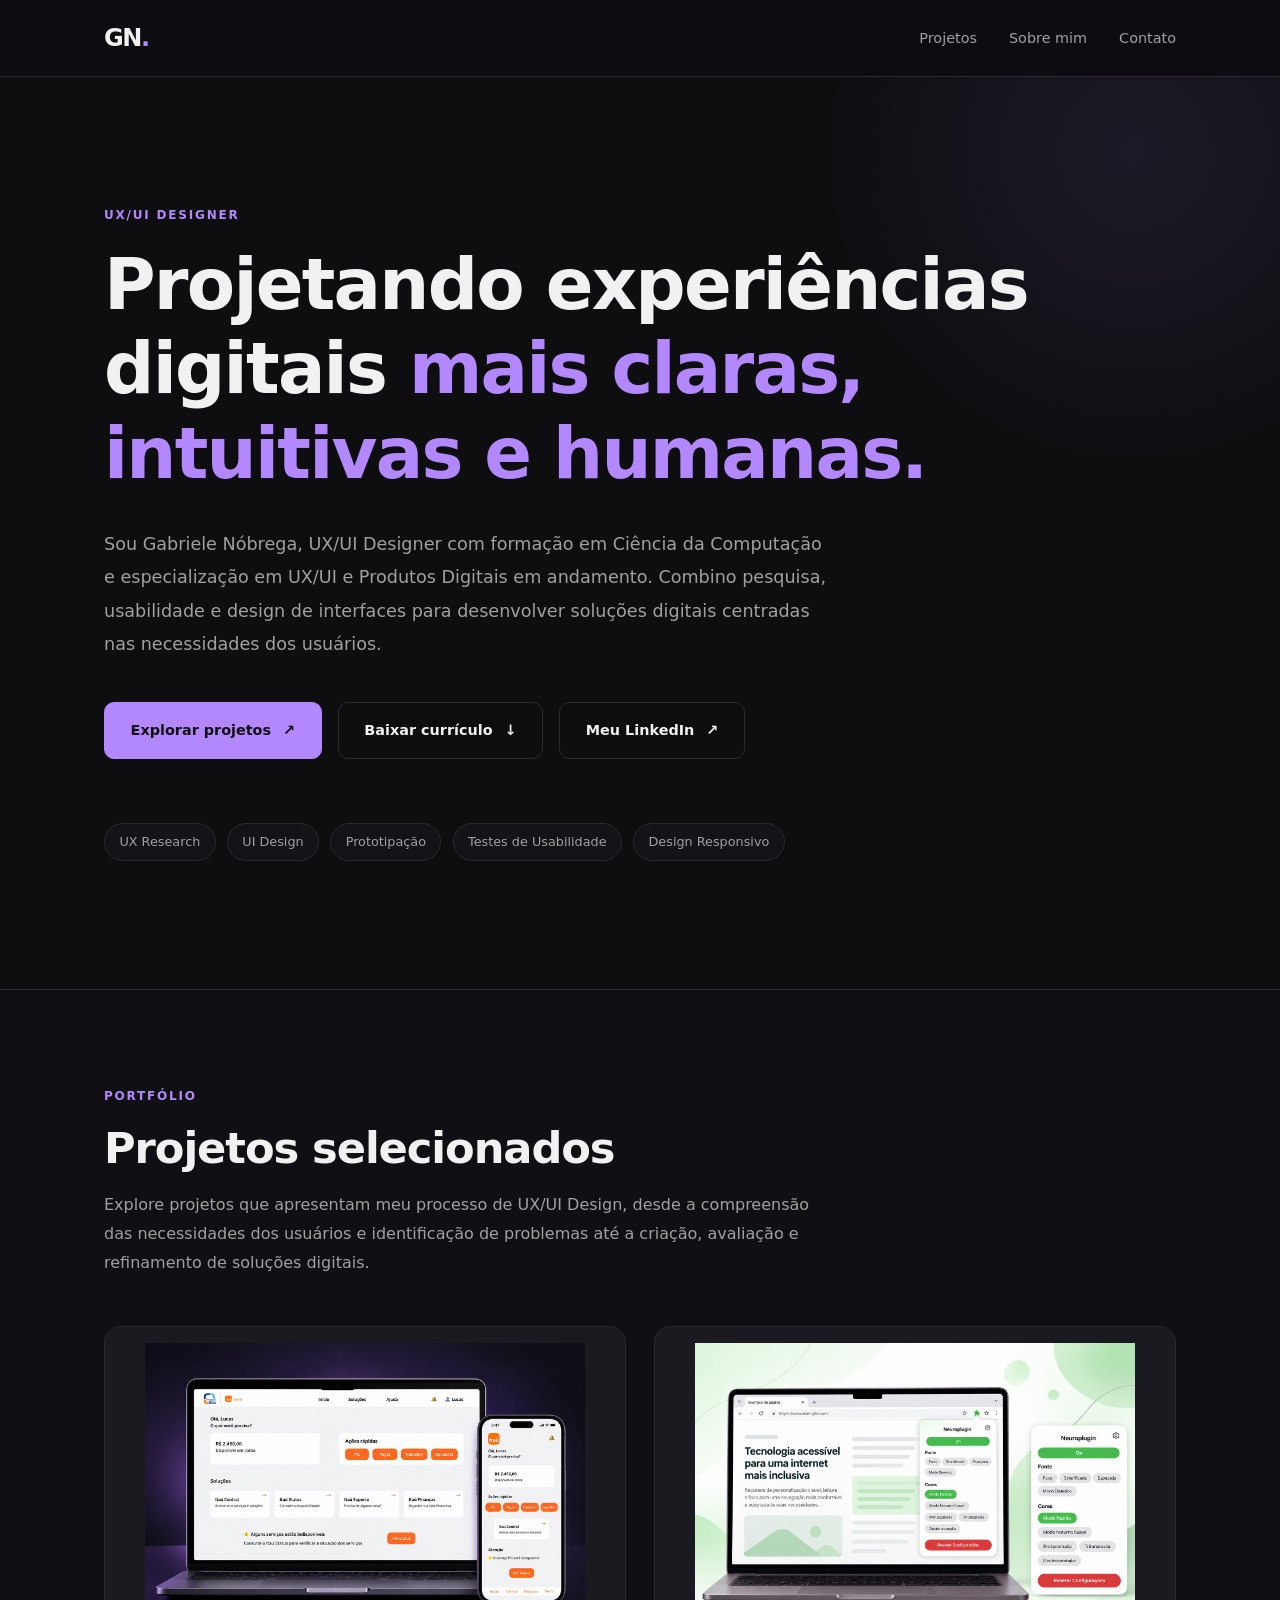
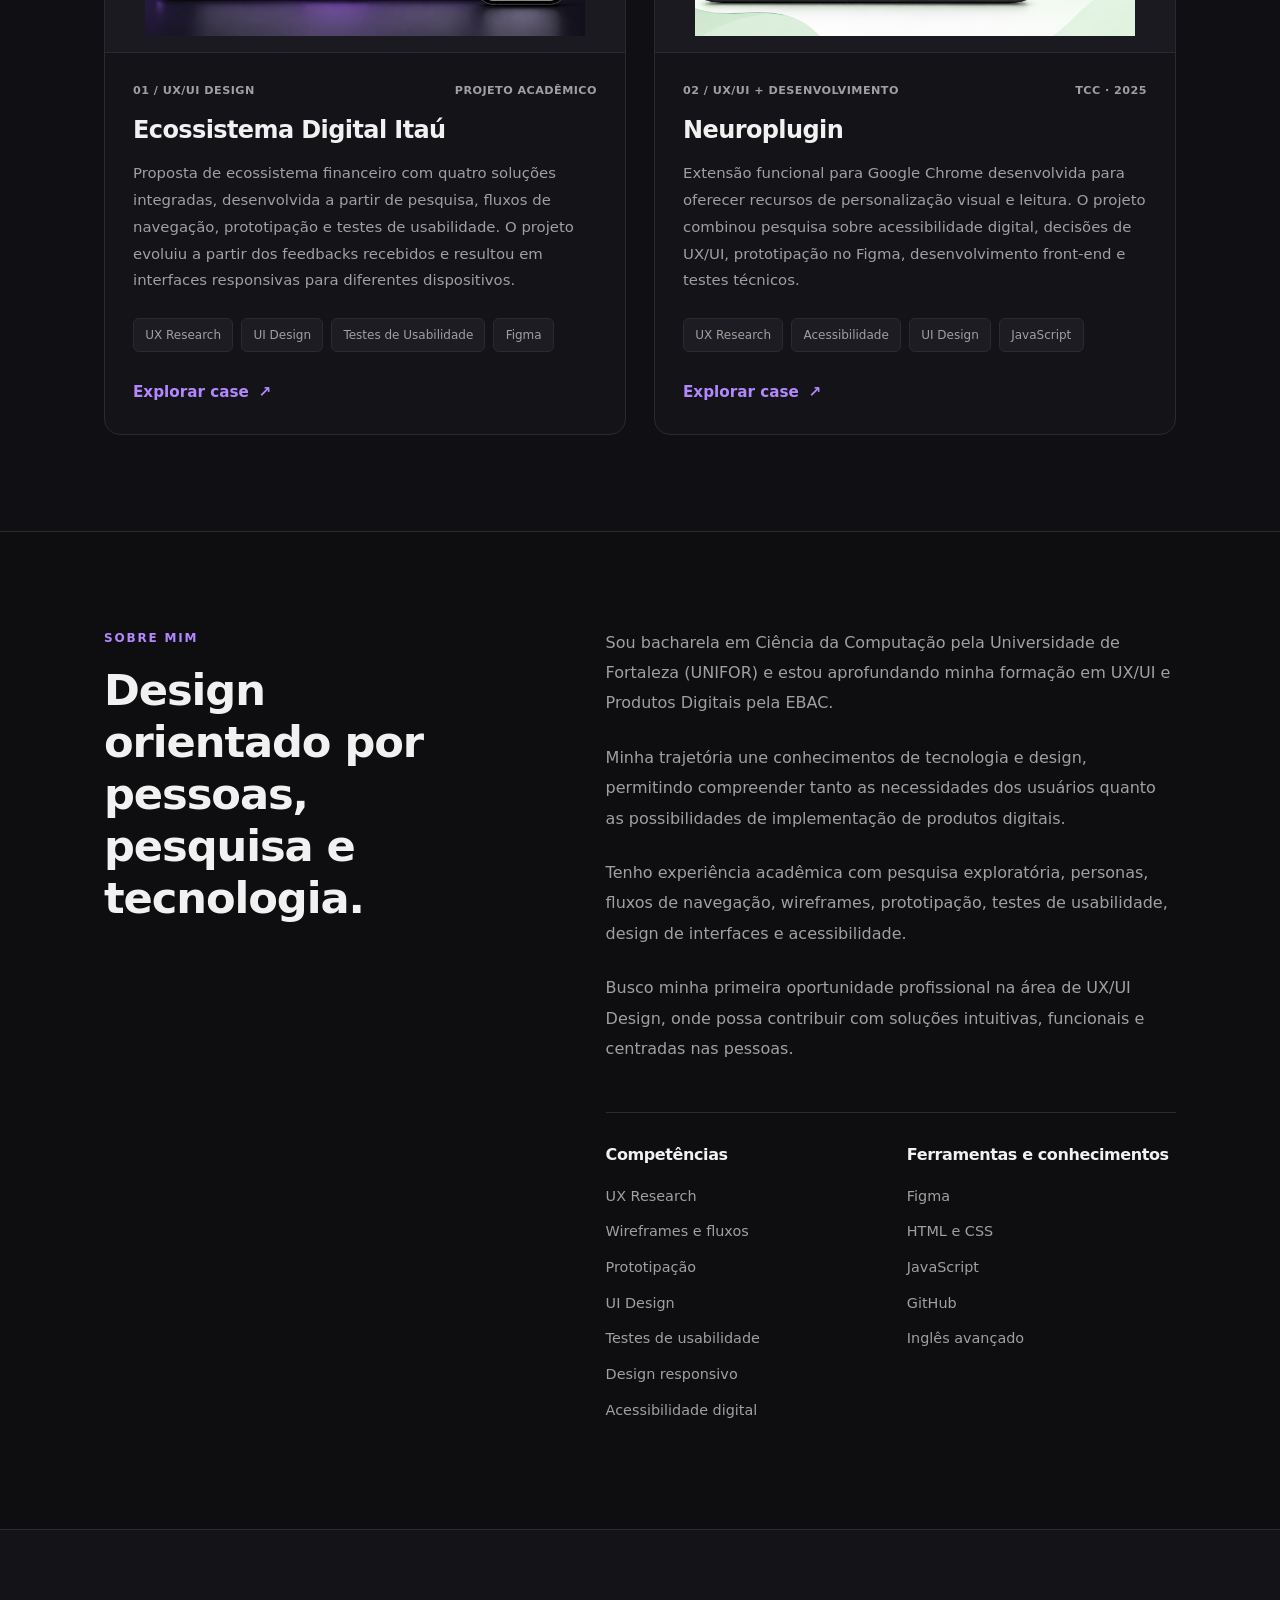
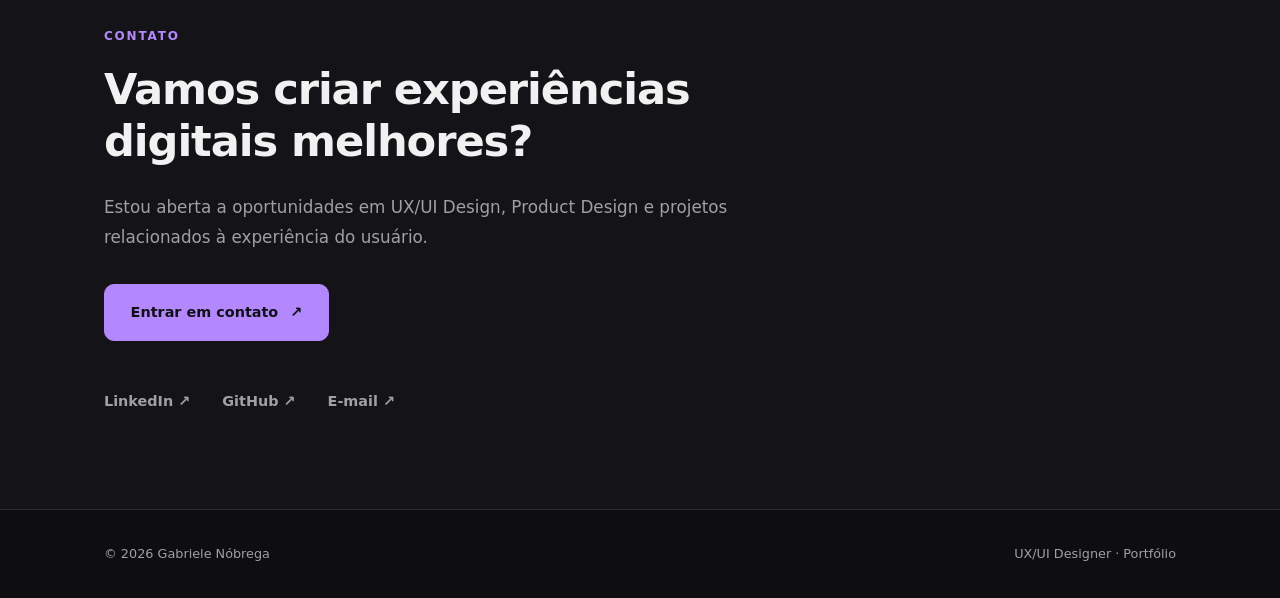
<file: index.html>
<!DOCTYPE html>
<html lang="pt-BR">

<head>
  <meta charset="UTF-8">

  <meta
    name="viewport"
    content="width=device-width, initial-scale=1.0"
  >

  <meta
    name="description"
    content="Portfólio de Gabriele Nóbrega, UX/UI Designer com formação em Ciência da Computação. Projetos de UX Research, UI Design, prototipação e experiência do usuário."
  >

  <meta name="theme-color" content="#0e0e11">

  <title>Gabriele Nóbrega | UX/UI Designer</title>

  <link rel="stylesheet" href="css/style.css">
</head>

<body>

  <!-- CABEÇALHO -->

  <header class="site-header">

    <div class="container header-content">

      <a href="#inicio" class="logo" aria-label="Gabriele Nóbrega, início">
        GN<span>.</span>
      </a>

      <nav aria-label="Navegação principal">

        <ul class="nav">
          <li><a href="#projetos">Projetos</a></li>
          <li><a href="#sobre">Sobre mim</a></li>
          <li><a href="#contato">Contato</a></li>
        </ul>

      </nav>

    </div>

  </header>


  <main>

    <!-- HERO -->

    <section id="inicio" class="hero">

      <div class="container">

        <p class="eyebrow">
          UX/UI DESIGNER
        </p>

        <h1>
          Projetando experiências digitais
          <span>mais claras, intuitivas e humanas.</span>
        </h1>

        <p class="hero-description">
          Sou Gabriele Nóbrega, UX/UI Designer com formação
          em Ciência da Computação e especialização em
          UX/UI e Produtos Digitais em andamento.

          Combino pesquisa, usabilidade e design de
          interfaces para desenvolver soluções digitais
          centradas nas necessidades dos usuários.
        </p>

        <div class="hero-actions">

        <a href="#projetos" class="cta">
          Explorar projetos
          <span aria-hidden="true">↗</span>
        </a>

        <a
          href="documents/Curriculo_Gabriele_Nobrega.pdf"
          class="secondary-button"
          download="Curriculo_Gabriele_Nobrega.pdf"
          type="application/pdf"
        >
          Baixar currículo
          <span aria-hidden="true">↓</span>
        </a>

        <a
          href="https://www.linkedin.com/in/gabrielenobrega"
          class="secondary-button"
          target="_blank"
          rel="noopener noreferrer"
        >
          Meu LinkedIn
          <span aria-hidden="true">↗</span>
        </a>

        </div>

        <div class="hero-skills" aria-label="Áreas de atuação">
          <span>UX Research</span>
          <span>UI Design</span>
          <span>Prototipação</span>
          <span>Testes de Usabilidade</span>
          <span>Design Responsivo</span>
        </div>

      </div>

    </section>


    <!-- PROJETOS -->

    <section id="projetos" class="projects-section">

      <div class="container">

        <div class="section-heading">

          <p class="eyebrow">PORTFÓLIO</p>

          <h2>Projetos selecionados</h2>

          <p>
            Explore projetos que apresentam meu processo 
            de UX/UI Design, desde a compreensão das necessidades 
            dos usuários e identificação de problemas até a criação, 
            avaliação e refinamento de soluções digitais.
          </p>

        </div>


        <div class="projects-grid">

          <!-- PROJETO ITAÚ -->

          <article class="project-card">

            <a
              href="projects/EcossistemaItau/index.html"
              class="project-image-link"
              aria-label="Ver case Ecossistema Digital Itaú"
            >

              <img
                src="images/itau-capa.png"
                alt="Prévia das interfaces desenvolvidas para o Ecossistema Digital Itaú"
                loading="lazy"
              >

            </a>

            <div class="project-content">

              <div class="project-meta">
                <span>01 / UX/UI DESIGN</span>
                <span>Projeto acadêmico</span>
              </div>

              <h3>Ecossistema Digital Itaú</h3>

              <p>
                Proposta de ecossistema financeiro
                com quatro soluções integradas,
                desenvolvida a partir de pesquisa,
                fluxos de navegação, prototipação
                e testes de usabilidade.

                O projeto evoluiu a partir dos
                feedbacks recebidos e resultou
                em interfaces responsivas para
                diferentes dispositivos.
              </p>

              <div class="project-tags">
                <span>UX Research</span>
                <span>UI Design</span>
                <span>Testes de Usabilidade</span>
                <span>Figma</span>
              </div>

              <a
                href="projects/EcossistemaItau/index.html"
                class="project-link"
              >
                Explorar case
                <span aria-hidden="true">↗</span>
              </a>

            </div>

          </article>


          <!-- PROJETO NEUROPLUGIN -->

          <article class="project-card">

            <a
              href="projects/Neuroplugin/index.html"
              class="project-image-link"
              aria-label="Ver case Neuroplugin"
            >

              <img
                src="images/neuroplugin-capa.png"
                alt="Prévia da interface da extensão de acessibilidade Neuroplugin"
                loading="lazy"
              >

            </a>

            <div class="project-content">

              <div class="project-meta">
                <span>02 / UX/UI + DESENVOLVIMENTO</span>
                <span>TCC · 2025</span>
              </div>

              <h3>Neuroplugin</h3>

              <p>
                Extensão funcional para Google Chrome
                desenvolvida para oferecer recursos
                de personalização visual e leitura.

                O projeto combinou pesquisa sobre
                acessibilidade digital, decisões
                de UX/UI, prototipação no Figma,
                desenvolvimento front-end e
                testes técnicos.
              </p>

              <div class="project-tags">
                <span>UX Research</span>
                <span>Acessibilidade</span>
                <span>UI Design</span>
                <span>JavaScript</span>
              </div>

              <a
                href="projects/Neuroplugin/index.html"
                class="project-link"
              >
                Explorar case
                <span aria-hidden="true">↗</span>
              </a>

            </div>

          </article>

        </div>

      </div>

    </section>


    <!-- SOBRE MIM -->

    <section id="sobre" class="about-section">

      <div class="container about-grid">

        <div class="about-heading">

          <p class="eyebrow">SOBRE MIM</p>

          <h2>
            Design orientado por
            pessoas, pesquisa
            e tecnologia.
          </h2>

        </div>


        <div class="about-content">

          <p>
            Sou bacharela em Ciência da Computação
            pela Universidade de Fortaleza (UNIFOR)
            e estou aprofundando minha formação
            em UX/UI e Produtos Digitais pela EBAC.
          </p>

          <p>
            Minha trajetória une conhecimentos
            de tecnologia e design, permitindo
            compreender tanto as necessidades
            dos usuários quanto as possibilidades
            de implementação de produtos digitais.
          </p>

          <p>
            Tenho experiência acadêmica com
            pesquisa exploratória, personas,
            fluxos de navegação, wireframes,
            prototipação, testes de usabilidade,
            design de interfaces e acessibilidade.
          </p>

          <p>
            Busco minha primeira oportunidade
            profissional na área de UX/UI Design,
            onde possa contribuir com soluções
            intuitivas, funcionais e centradas
            nas pessoas.
          </p>


          <div class="about-details">

            <div class="detail-group">

              <h3>Competências</h3>

              <ul>
                <li>UX Research</li>
                <li>Wireframes e fluxos</li>
                <li>Prototipação</li>
                <li>UI Design</li>
                <li>Testes de usabilidade</li>
                <li>Design responsivo</li>
                <li>Acessibilidade digital</li>
              </ul>

            </div>


            <div class="detail-group">

              <h3>Ferramentas e conhecimentos</h3>

              <ul>
                <li>Figma</li>
                <li>HTML e CSS</li>
                <li>JavaScript</li>
                <li>GitHub</li>
                <li>Inglês avançado</li>
              </ul>

            </div>

          </div>

        </div>

      </div>

    </section>


    <!-- CONTATO -->

    <section id="contato" class="contact-section">

      <div class="container">

        <p class="eyebrow">CONTATO</p>

        <h2>
          Vamos criar experiências
          digitais melhores?
        </h2>

        <p>
          Estou aberta a oportunidades em UX/UI Design,
          Product Design e projetos relacionados
          à experiência do usuário.
        </p>

        <a
          href="mailto:gabriele.on@hotmail.com"
          class="cta"
        >
          Entrar em contato
          <span aria-hidden="true">↗</span>
        </a>

        <div class="social-links">

          <a
            href="https://www.linkedin.com/in/gabrielenobrega"
            target="_blank"
            rel="noopener noreferrer"
          >
            LinkedIn ↗
          </a>

          <a
            href="https://github.com/gabrielenobrega"
            target="_blank"
            rel="noopener noreferrer"
          >
            GitHub ↗
          </a>

          <a href="mailto:gabriele.on@hotmail.com">
            E-mail ↗
          </a>

        </div>

      </div>

    </section>

  </main>


  <!-- RODAPÉ -->

  <footer class="site-footer">

    <div class="container footer-content">

      <p>
        © 2026 Gabriele Nóbrega
      </p>

      <p>
        UX/UI Designer · Portfólio
      </p>

    </div>

  </footer>

</body>
</html>
</file>
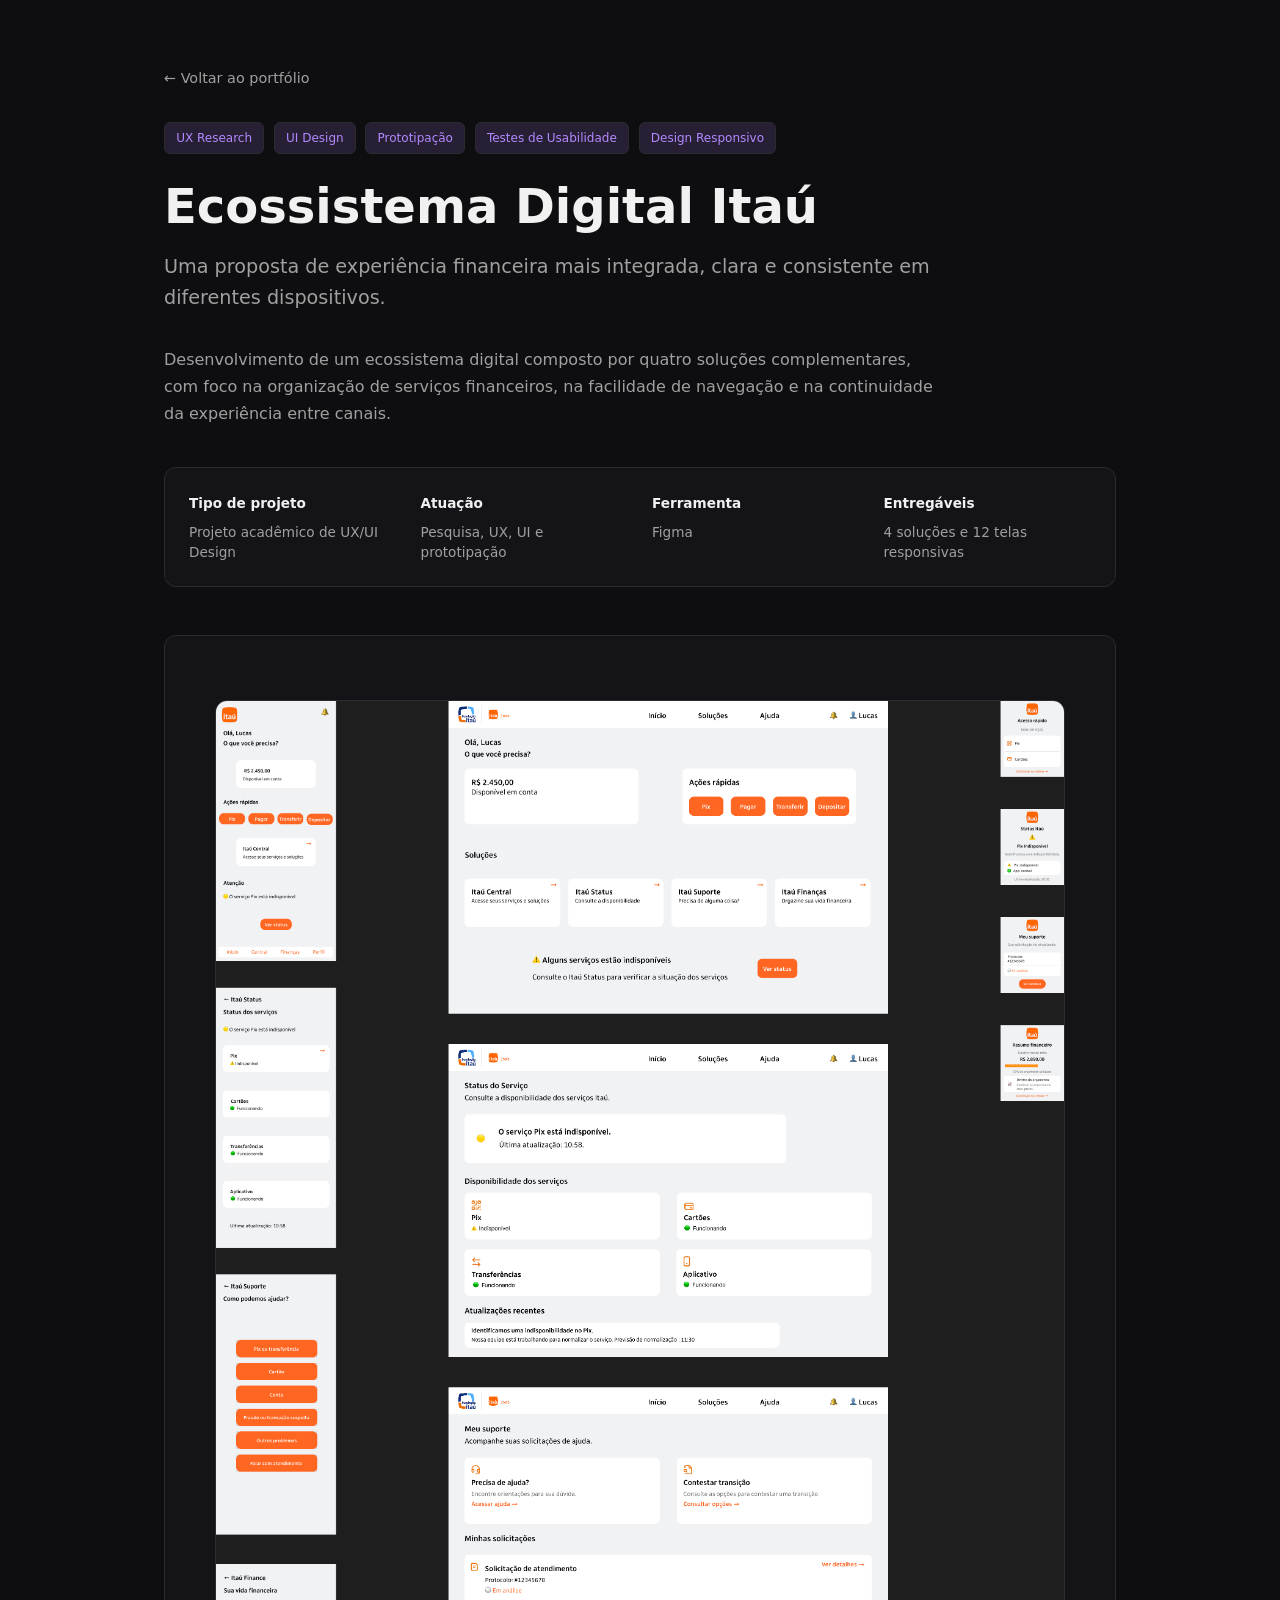
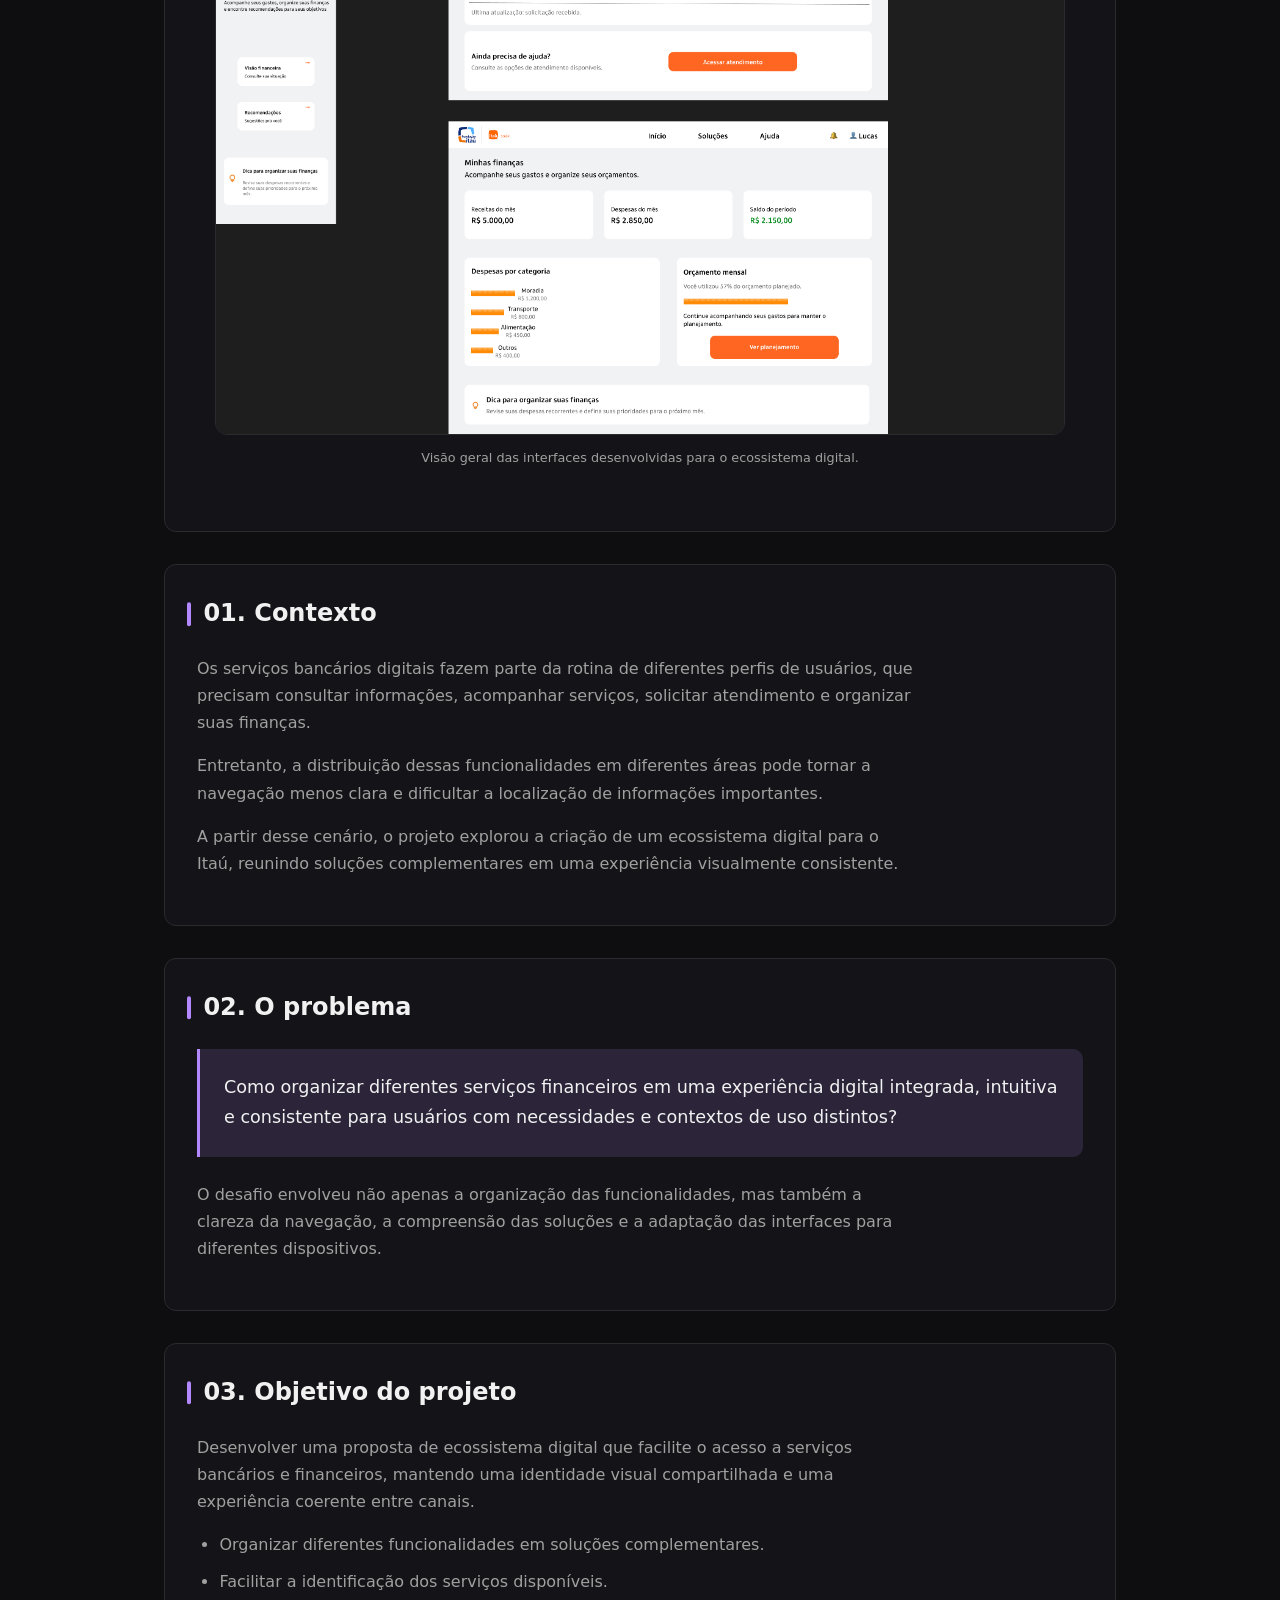
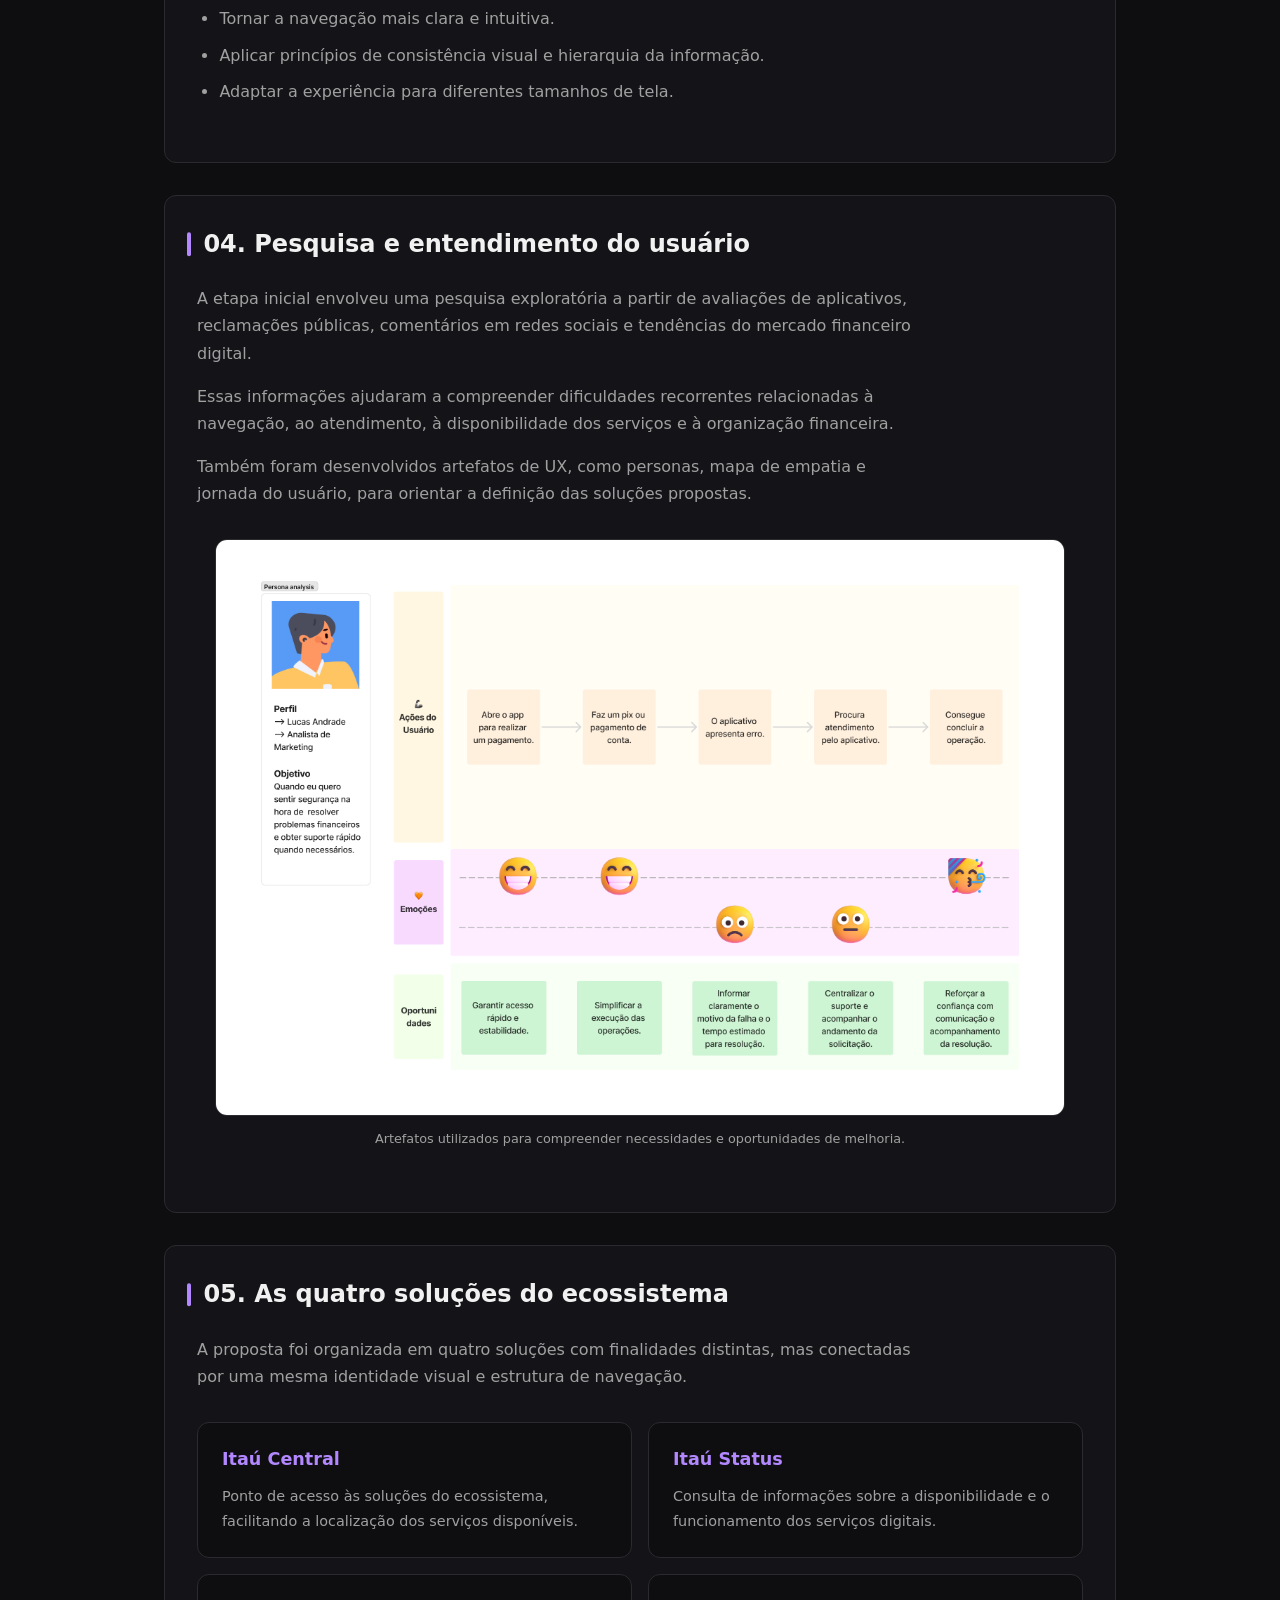
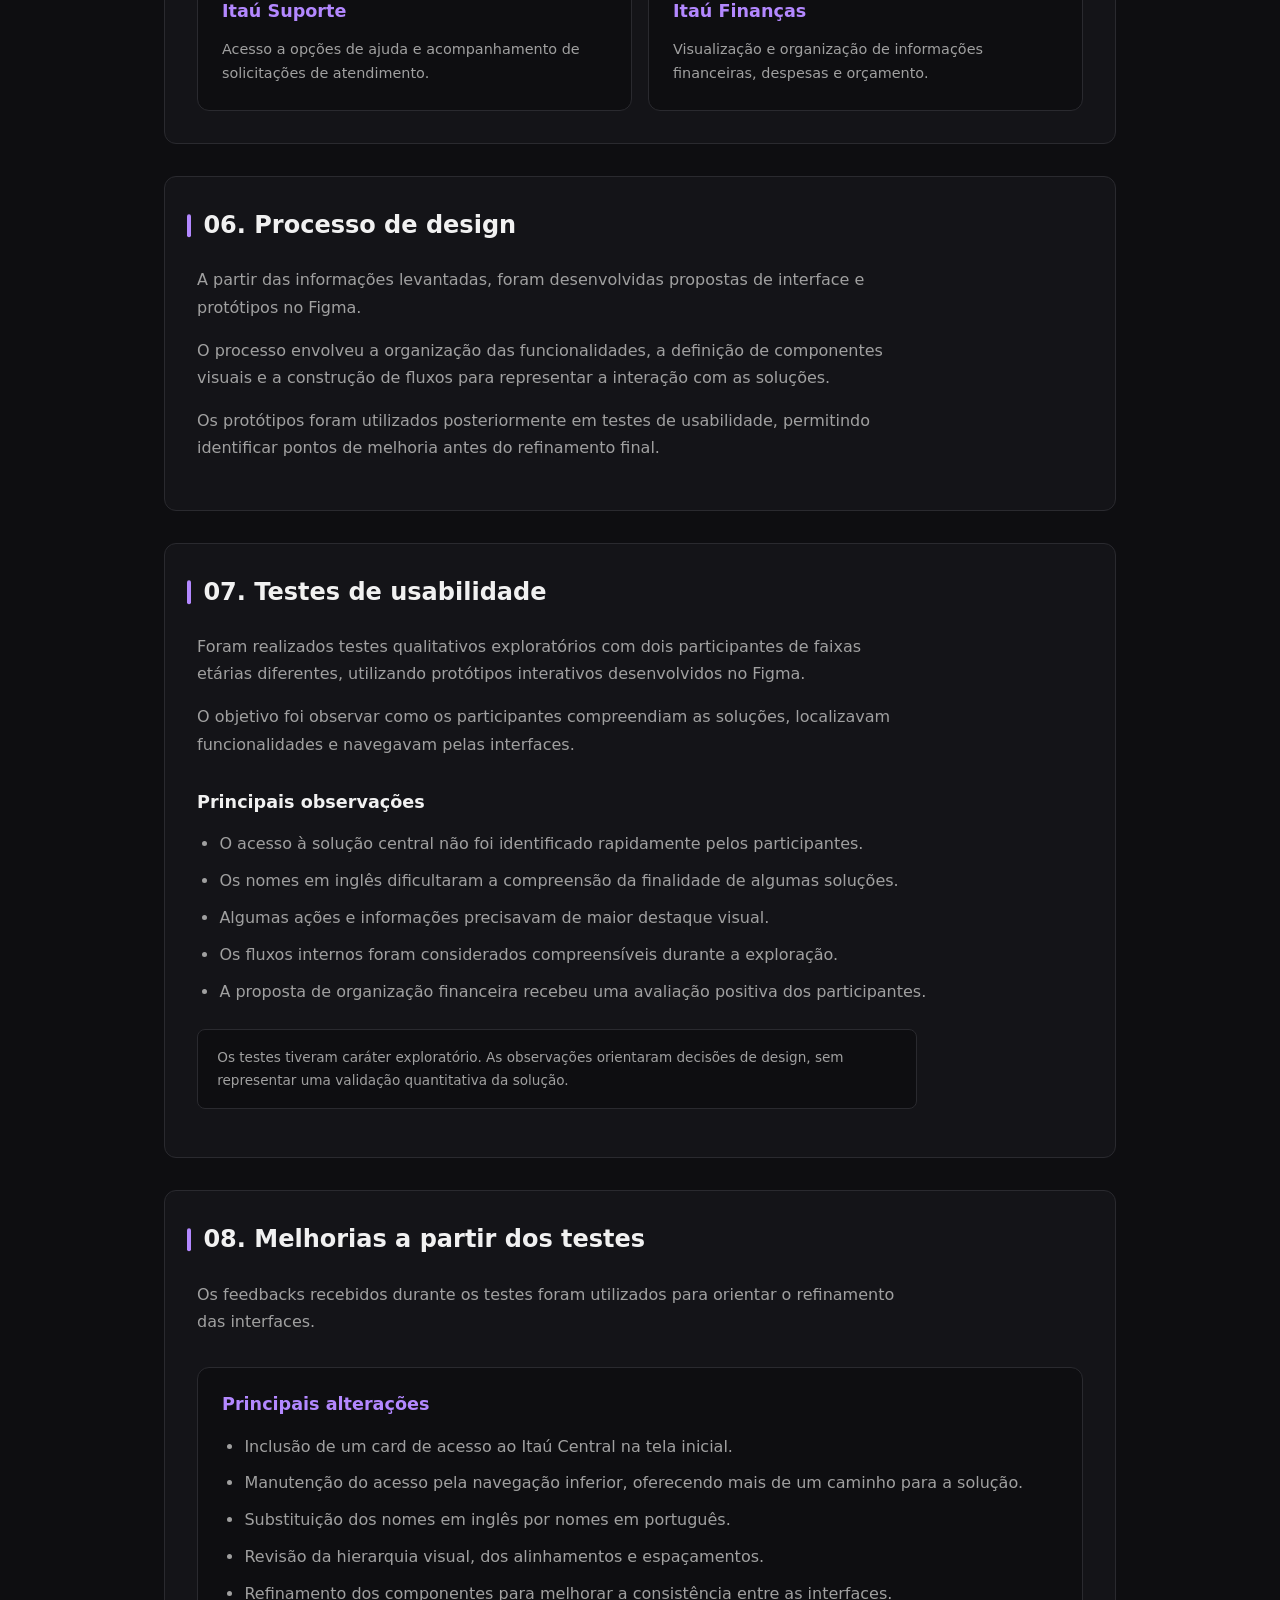
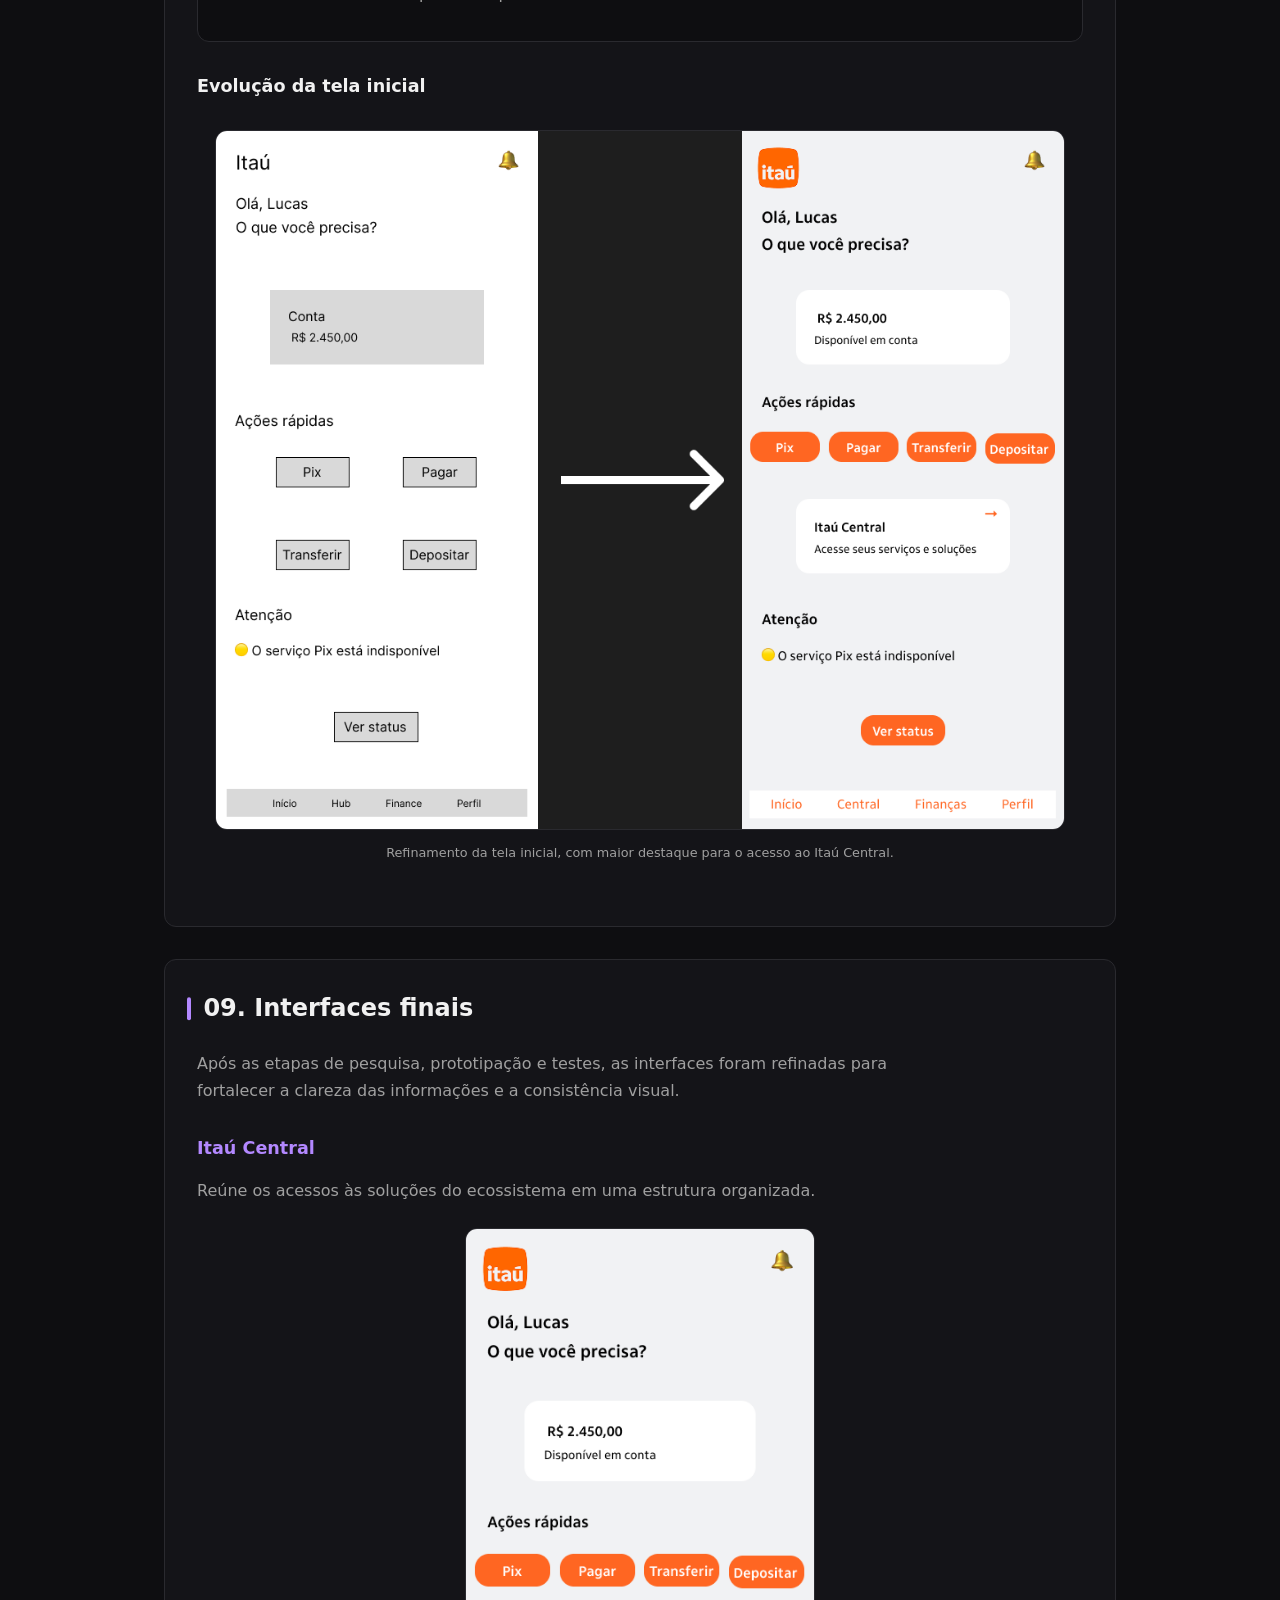
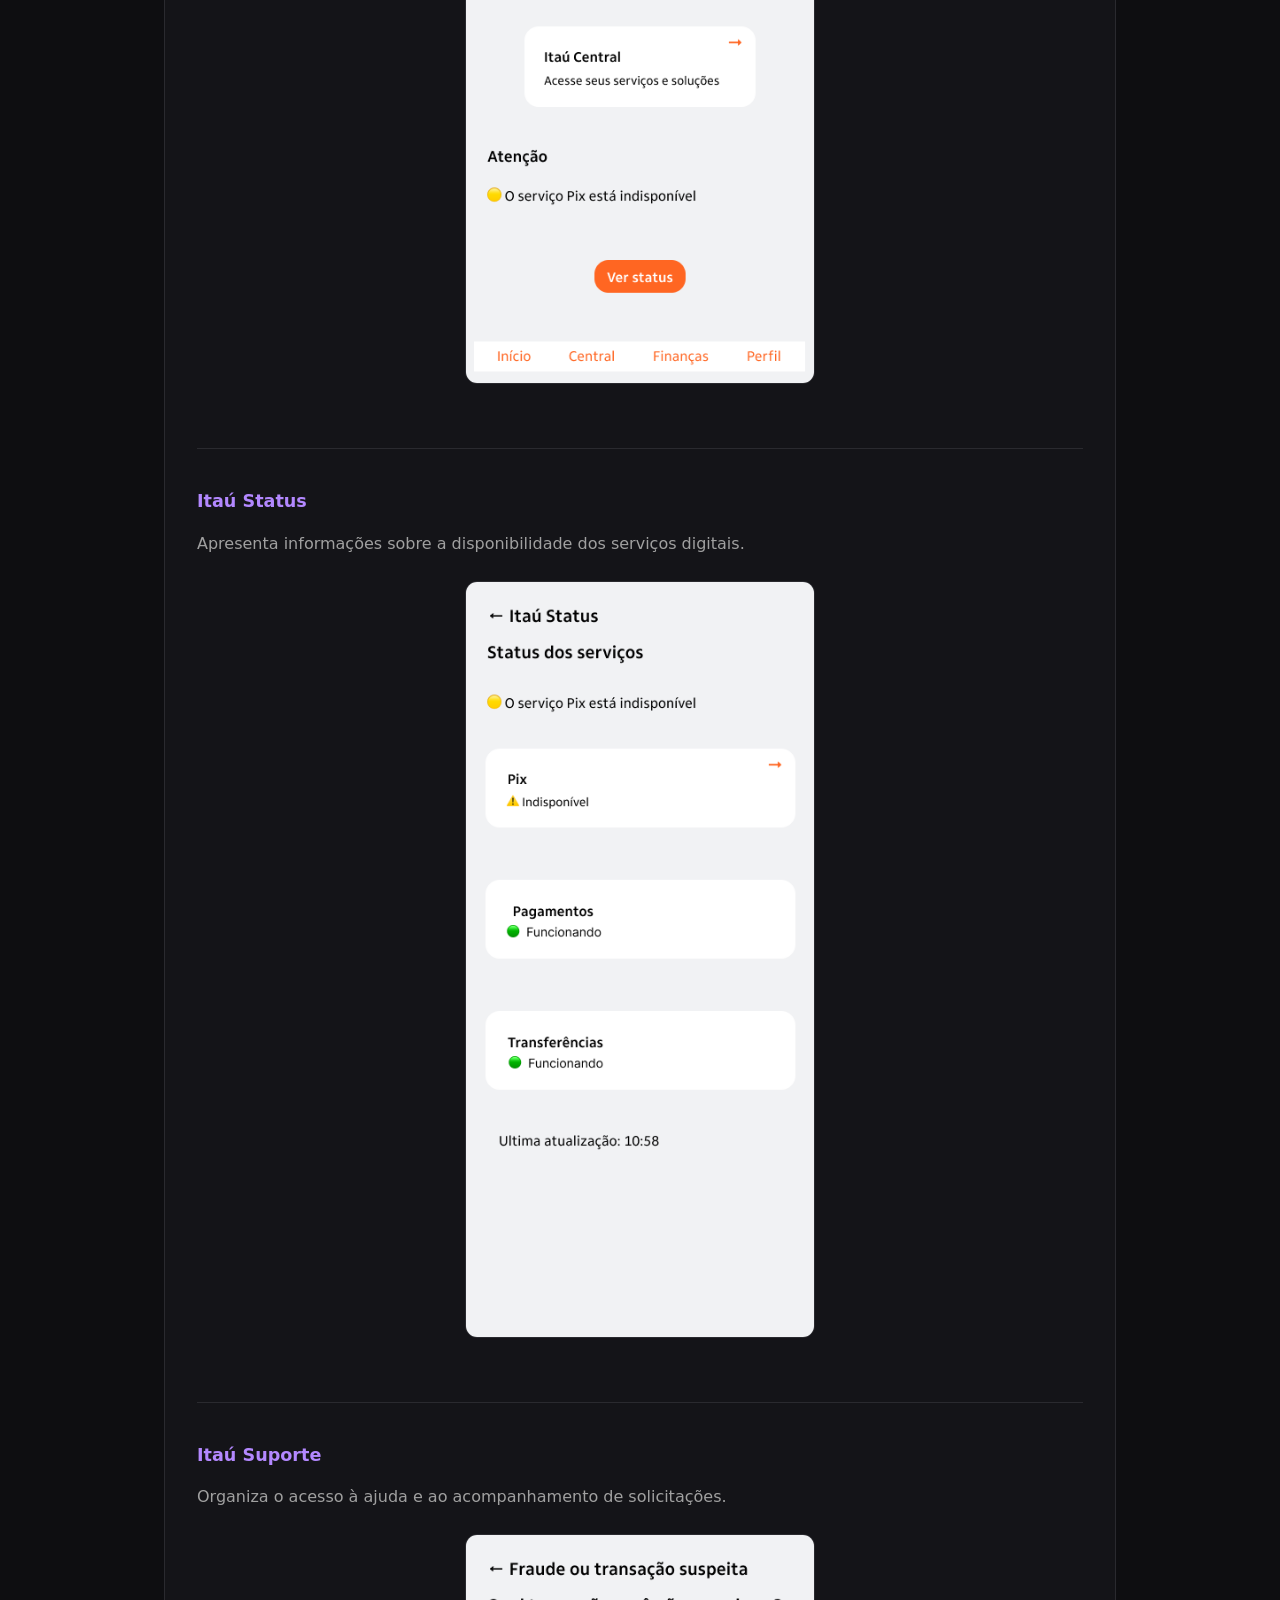
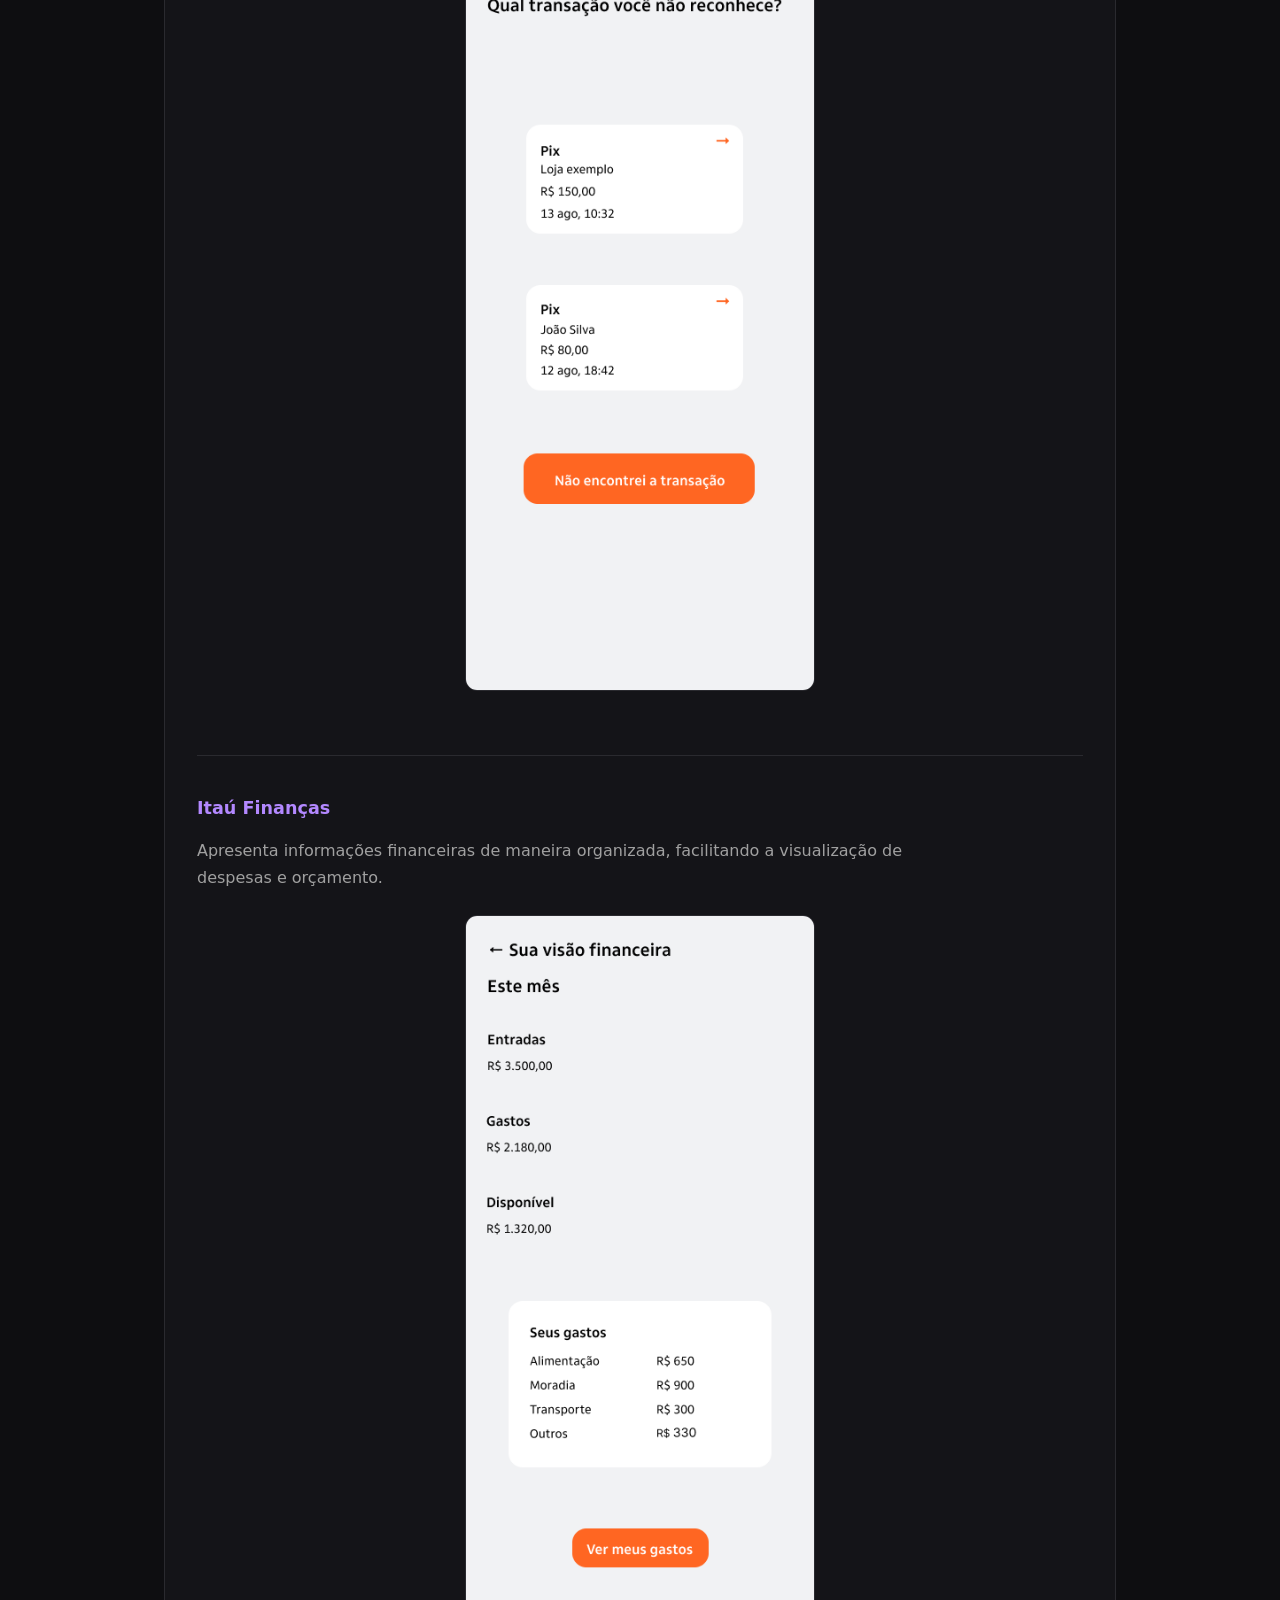
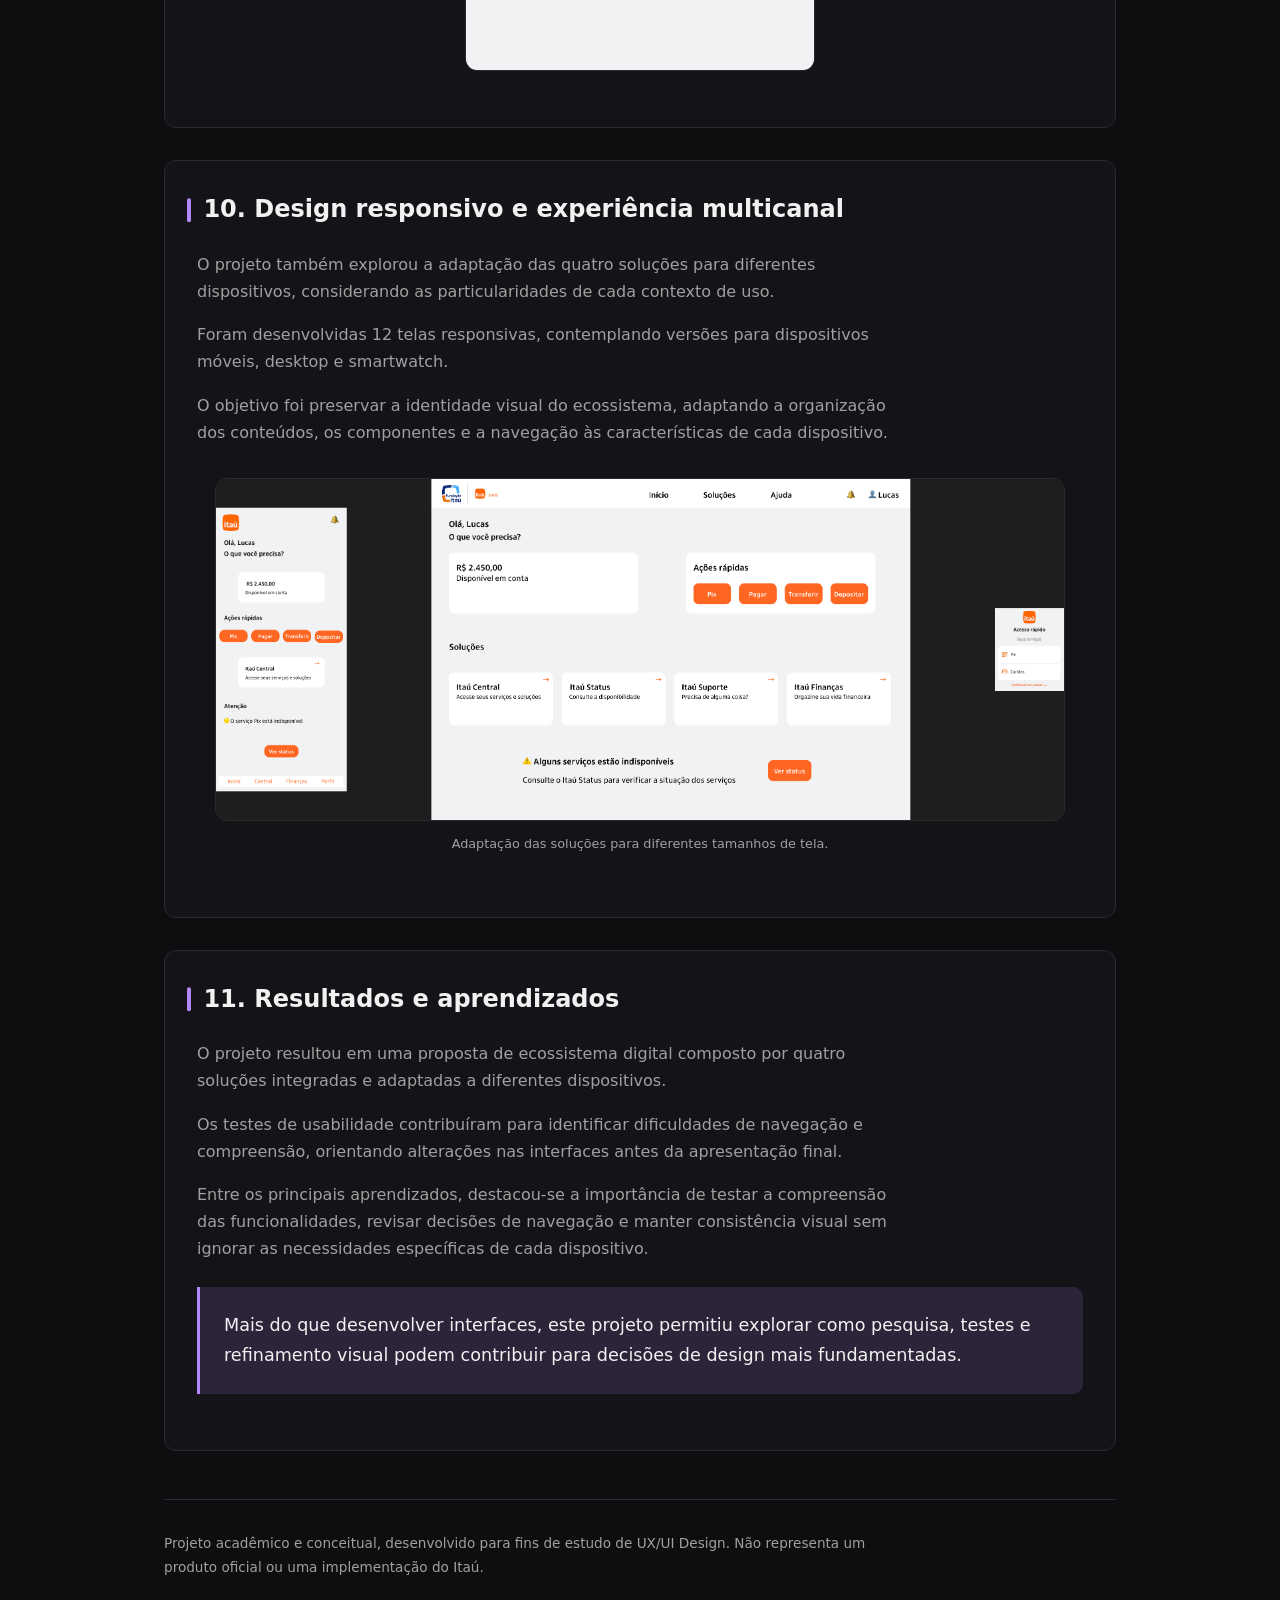
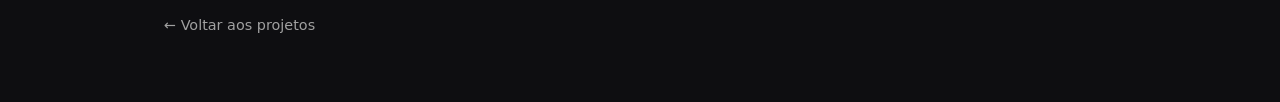
<file: projects/EcossistemaItau/index.html>
<!DOCTYPE html>
<html lang="pt-BR">
<head>
  <meta charset="UTF-8">
  <meta name="viewport" content="width=device-width, initial-scale=1.0">

  <meta
    name="description"
    content="Case de UX/UI Design: Ecossistema Digital Itaú. Pesquisa, prototipação, testes de usabilidade e design responsivo."
  >

  <title>Ecossistema Digital Itaú | Case UX/UI</title>

  <link rel="stylesheet" href="style.css">
</head>

<body>

  <main class="container">

    <a href="../../index.html" class="back">
      ← Voltar ao portfólio
    </a>

    <!-- APRESENTAÇÃO -->

    <header class="hero">

      <div class="tags">
        <span class="tag">UX Research</span>
        <span class="tag">UI Design</span>
        <span class="tag">Prototipação</span>
        <span class="tag">Testes de Usabilidade</span>
        <span class="tag">Design Responsivo</span>
      </div>

      <h1>Ecossistema Digital Itaú</h1>

      <p class="subtitle">
        Uma proposta de experiência financeira mais integrada,
        clara e consistente em diferentes dispositivos.
      </p>

      <p class="intro">
        Desenvolvimento de um ecossistema digital composto por
        quatro soluções complementares, com foco na organização
        de serviços financeiros, na facilidade de navegação
        e na continuidade da experiência entre canais.
      </p>

      <div class="project-info">

        <div>
          <strong>Tipo de projeto</strong>
          <span>Projeto acadêmico de UX/UI Design</span>
        </div>

        <div>
          <strong>Atuação</strong>
          <span>Pesquisa, UX, UI e prototipação</span>
        </div>

        <div>
          <strong>Ferramenta</strong>
          <span>Figma</span>
        </div>

        <div>
          <strong>Entregáveis</strong>
          <span>4 soluções e 12 telas responsivas</span>
        </div>

      </div>

    </header>


    <!-- IMAGEM PRINCIPAL -->

    <section class="section">

      <figure class="project-image">

        <img
          src="imagens/visao-geral-final.png"
          alt="Visão geral das interfaces finais do ecossistema digital Itaú"
          loading="lazy"
        >

        <figcaption>
          Visão geral das interfaces desenvolvidas para
          o ecossistema digital.
        </figcaption>

      </figure>

    </section>


    <!-- CONTEXTO -->

    <section class="section">

      <h2>01. Contexto</h2>

      <p>
        Os serviços bancários digitais fazem parte da rotina
        de diferentes perfis de usuários, que precisam
        consultar informações, acompanhar serviços,
        solicitar atendimento e organizar suas finanças.
      </p>

      <p>
        Entretanto, a distribuição dessas funcionalidades
        em diferentes áreas pode tornar a navegação
        menos clara e dificultar a localização de
        informações importantes.
      </p>

      <p>
        A partir desse cenário, o projeto explorou
        a criação de um ecossistema digital para
        o Itaú, reunindo soluções complementares
        em uma experiência visualmente consistente.
      </p>

    </section>


    <!-- PROBLEMA -->

    <section class="section">

      <h2>02. O problema</h2>

      <div class="highlight">

        <p>
          Como organizar diferentes serviços financeiros
          em uma experiência digital integrada,
          intuitiva e consistente para usuários
          com necessidades e contextos de uso distintos?
        </p>

      </div>

      <p>
        O desafio envolveu não apenas a organização
        das funcionalidades, mas também a clareza
        da navegação, a compreensão das soluções
        e a adaptação das interfaces para
        diferentes dispositivos.
      </p>

    </section>


    <!-- OBJETIVO -->

    <section class="section">

      <h2>03. Objetivo do projeto</h2>

      <p>
        Desenvolver uma proposta de ecossistema
        digital que facilite o acesso a serviços
        bancários e financeiros, mantendo uma
        identidade visual compartilhada e uma
        experiência coerente entre canais.
      </p>

      <ul>
        <li>
          Organizar diferentes funcionalidades
          em soluções complementares.
        </li>

        <li>
          Facilitar a identificação dos serviços
          disponíveis.
        </li>

        <li>
          Tornar a navegação mais clara e intuitiva.
        </li>

        <li>
          Aplicar princípios de consistência visual
          e hierarquia da informação.
        </li>

        <li>
          Adaptar a experiência para diferentes
          tamanhos de tela.
        </li>
      </ul>

    </section>


    <!-- PESQUISA -->

    <section class="section">

      <h2>04. Pesquisa e entendimento do usuário</h2>

      <p>
        A etapa inicial envolveu uma pesquisa
        exploratória a partir de avaliações de
        aplicativos, reclamações públicas,
        comentários em redes sociais e
        tendências do mercado financeiro digital.
      </p>

      <p>
        Essas informações ajudaram a compreender
        dificuldades recorrentes relacionadas
        à navegação, ao atendimento, à
        disponibilidade dos serviços e à
        organização financeira.
      </p>

      <p>
        Também foram desenvolvidos artefatos
        de UX, como personas, mapa de empatia
        e jornada do usuário, para orientar
        a definição das soluções propostas.
      </p>

      <figure class="project-image">

        <img
          src="imagens/pesquisa-jornada.png"
          alt="Artefato de pesquisa e jornada do usuário desenvolvido durante o projeto"
          loading="lazy"
        >

        <figcaption>
          Artefatos utilizados para compreender
          necessidades e oportunidades de melhoria.
        </figcaption>

      </figure>

    </section>


    <!-- SOLUÇÕES -->

    <section class="section">

      <h2>05. As quatro soluções do ecossistema</h2>

      <p>
        A proposta foi organizada em quatro
        soluções com finalidades distintas,
        mas conectadas por uma mesma
        identidade visual e estrutura
        de navegação.
      </p>

      <div class="solutions-grid">

        <article class="solution-card">

          <h3>Itaú Central</h3>

          <p>
            Ponto de acesso às soluções do
            ecossistema, facilitando a
            localização dos serviços disponíveis.
          </p>

        </article>

        <article class="solution-card">

          <h3>Itaú Status</h3>

          <p>
            Consulta de informações sobre
            a disponibilidade e o funcionamento
            dos serviços digitais.
          </p>

        </article>

        <article class="solution-card">

          <h3>Itaú Suporte</h3>

          <p>
            Acesso a opções de ajuda e
            acompanhamento de solicitações
            de atendimento.
          </p>

        </article>

        <article class="solution-card">

          <h3>Itaú Finanças</h3>

          <p>
            Visualização e organização de
            informações financeiras,
            despesas e orçamento.
          </p>

        </article>

      </div>

    </section>


    <!-- PROCESSO -->

    <section class="section">

      <h2>06. Processo de design</h2>

      <p>
        A partir das informações levantadas,
        foram desenvolvidas propostas de
        interface e protótipos no Figma.
      </p>

      <p>
        O processo envolveu a organização
        das funcionalidades, a definição
        de componentes visuais e a construção
        de fluxos para representar a
        interação com as soluções.
      </p>

      <p>
        Os protótipos foram utilizados
        posteriormente em testes de
        usabilidade, permitindo identificar
        pontos de melhoria antes do
        refinamento final.
      </p>

    </section>


    <!-- TESTES -->

    <section class="section">

      <h2>07. Testes de usabilidade</h2>

      <p>
        Foram realizados testes qualitativos
        exploratórios com dois participantes
        de faixas etárias diferentes,
        utilizando protótipos interativos
        desenvolvidos no Figma.
      </p>

      <p>
        O objetivo foi observar como os
        participantes compreendiam as soluções,
        localizavam funcionalidades e
        navegavam pelas interfaces.
      </p>

      <h3>Principais observações</h3>

      <ul>
        <li>
          O acesso à solução central não
          foi identificado rapidamente
          pelos participantes.
        </li>

        <li>
          Os nomes em inglês dificultaram
          a compreensão da finalidade
          de algumas soluções.
        </li>

        <li>
          Algumas ações e informações
          precisavam de maior destaque visual.
        </li>

        <li>
          Os fluxos internos foram
          considerados compreensíveis
          durante a exploração.
        </li>

        <li>
          A proposta de organização
          financeira recebeu uma
          avaliação positiva dos participantes.
        </li>
      </ul>

      <p class="note">
        Os testes tiveram caráter exploratório.
        As observações orientaram decisões
        de design, sem representar uma
        validação quantitativa da solução.
      </p>

    </section>


    <!-- ITERAÇÃO -->

    <section class="section">

      <h2>08. Melhorias a partir dos testes</h2>

      <p>
        Os feedbacks recebidos durante os
        testes foram utilizados para
        orientar o refinamento das interfaces.
      </p>

      <div class="improvements">

        <h3>Principais alterações</h3>

        <ul>
          <li>
            Inclusão de um card de acesso
            ao Itaú Central na tela inicial.
          </li>

          <li>
            Manutenção do acesso pela
            navegação inferior, oferecendo
            mais de um caminho para a solução.
          </li>

          <li>
            Substituição dos nomes em inglês
            por nomes em português.
          </li>

          <li>
            Revisão da hierarquia visual,
            dos alinhamentos e espaçamentos.
          </li>

          <li>
            Refinamento dos componentes
            para melhorar a consistência
            entre as interfaces.
          </li>
        </ul>

      </div>

      <h3>Evolução da tela inicial</h3>

      <figure class="project-image">

        <img
          src="imagens/evolucao-home.png"
          alt="Comparação entre a versão anterior e a versão refinada da tela inicial"
          loading="lazy"
        >

        <figcaption>
          Refinamento da tela inicial,
          com maior destaque para
          o acesso ao Itaú Central.
        </figcaption>

      </figure>

    </section>


    <!-- INTERFACES FINAIS -->

    <section class="section">

      <h2>09. Interfaces finais</h2>

      <p>
        Após as etapas de pesquisa,
        prototipação e testes,
        as interfaces foram refinadas
        para fortalecer a clareza
        das informações e a
        consistência visual.
      </p>


      <div class="screen-showcase">

        <article class="screen-item">

          <h3>Itaú Central</h3>

          <p>
            Reúne os acessos às soluções
            do ecossistema em uma
            estrutura organizada.
          </p>

          <img
            src="imagens/tela-central.png"
            alt="Interface final do Itaú Central"
            loading="lazy"
          >

        </article>


        <article class="screen-item">

          <h3>Itaú Status</h3>

          <p>
            Apresenta informações sobre
            a disponibilidade dos
            serviços digitais.
          </p>

          <img
            src="imagens/tela-status.png"
            alt="Interface final do Itaú Status"
            loading="lazy"
          >

        </article>


        <article class="screen-item">

          <h3>Itaú Suporte</h3>

          <p>
            Organiza o acesso à ajuda
            e ao acompanhamento de
            solicitações.
          </p>

          <img
            src="imagens/tela-suporte.png"
            alt="Interface final do Itaú Suporte"
            loading="lazy"
          >

        </article>


        <article class="screen-item">

          <h3>Itaú Finanças</h3>

          <p>
            Apresenta informações
            financeiras de maneira
            organizada, facilitando
            a visualização de despesas
            e orçamento.
          </p>

          <img
            src="imagens/tela-financas.png"
            alt="Interface final do Itaú Finanças"
            loading="lazy"
          >

        </article>

      </div>

    </section>


    <!-- RESPONSIVIDADE -->

    <section class="section">

      <h2>10. Design responsivo e experiência multicanal</h2>

      <p>
        O projeto também explorou a adaptação
        das quatro soluções para diferentes
        dispositivos, considerando as
        particularidades de cada contexto
        de uso.
      </p>

      <p>
        Foram desenvolvidas 12 telas
        responsivas, contemplando
        versões para dispositivos móveis,
        desktop e smartwatch.
      </p>

      <p>
        O objetivo foi preservar a
        identidade visual do ecossistema,
        adaptando a organização dos
        conteúdos, os componentes
        e a navegação às características
        de cada dispositivo.
      </p>

      <figure class="project-image">

        <img
          src="imagens/responsividade.png"
          alt="Adaptação das interfaces do ecossistema Itaú para diferentes dispositivos"
          loading="lazy"
        >

        <figcaption>
          Adaptação das soluções para
          diferentes tamanhos de tela.
        </figcaption>

      </figure>

    </section>


    <!-- RESULTADOS -->

    <section class="section">

      <h2>11. Resultados e aprendizados</h2>

      <p>
        O projeto resultou em uma proposta
        de ecossistema digital composto
        por quatro soluções integradas
        e adaptadas a diferentes
        dispositivos.
      </p>

      <p>
        Os testes de usabilidade contribuíram
        para identificar dificuldades
        de navegação e compreensão,
        orientando alterações nas
        interfaces antes da
        apresentação final.
      </p>

      <p>
        Entre os principais aprendizados,
        destacou-se a importância
        de testar a compreensão das
        funcionalidades, revisar
        decisões de navegação e
        manter consistência visual
        sem ignorar as necessidades
        específicas de cada dispositivo.
      </p>

      <div class="highlight">

        <p>
          Mais do que desenvolver interfaces,
          este projeto permitiu explorar
          como pesquisa, testes e
          refinamento visual podem
          contribuir para decisões
          de design mais fundamentadas.
        </p>

      </div>

    </section>


    <!-- ENCERRAMENTO -->

    <footer class="project-footer">

      <p>
        Projeto acadêmico e conceitual,
        desenvolvido para fins de estudo
        de UX/UI Design. Não representa
        um produto oficial ou uma
        implementação do Itaú.
      </p>

      <a href="../../index.html" class="back">
        ← Voltar aos projetos
      </a>

    </footer>

  </main>

</body>
</html>
</file>
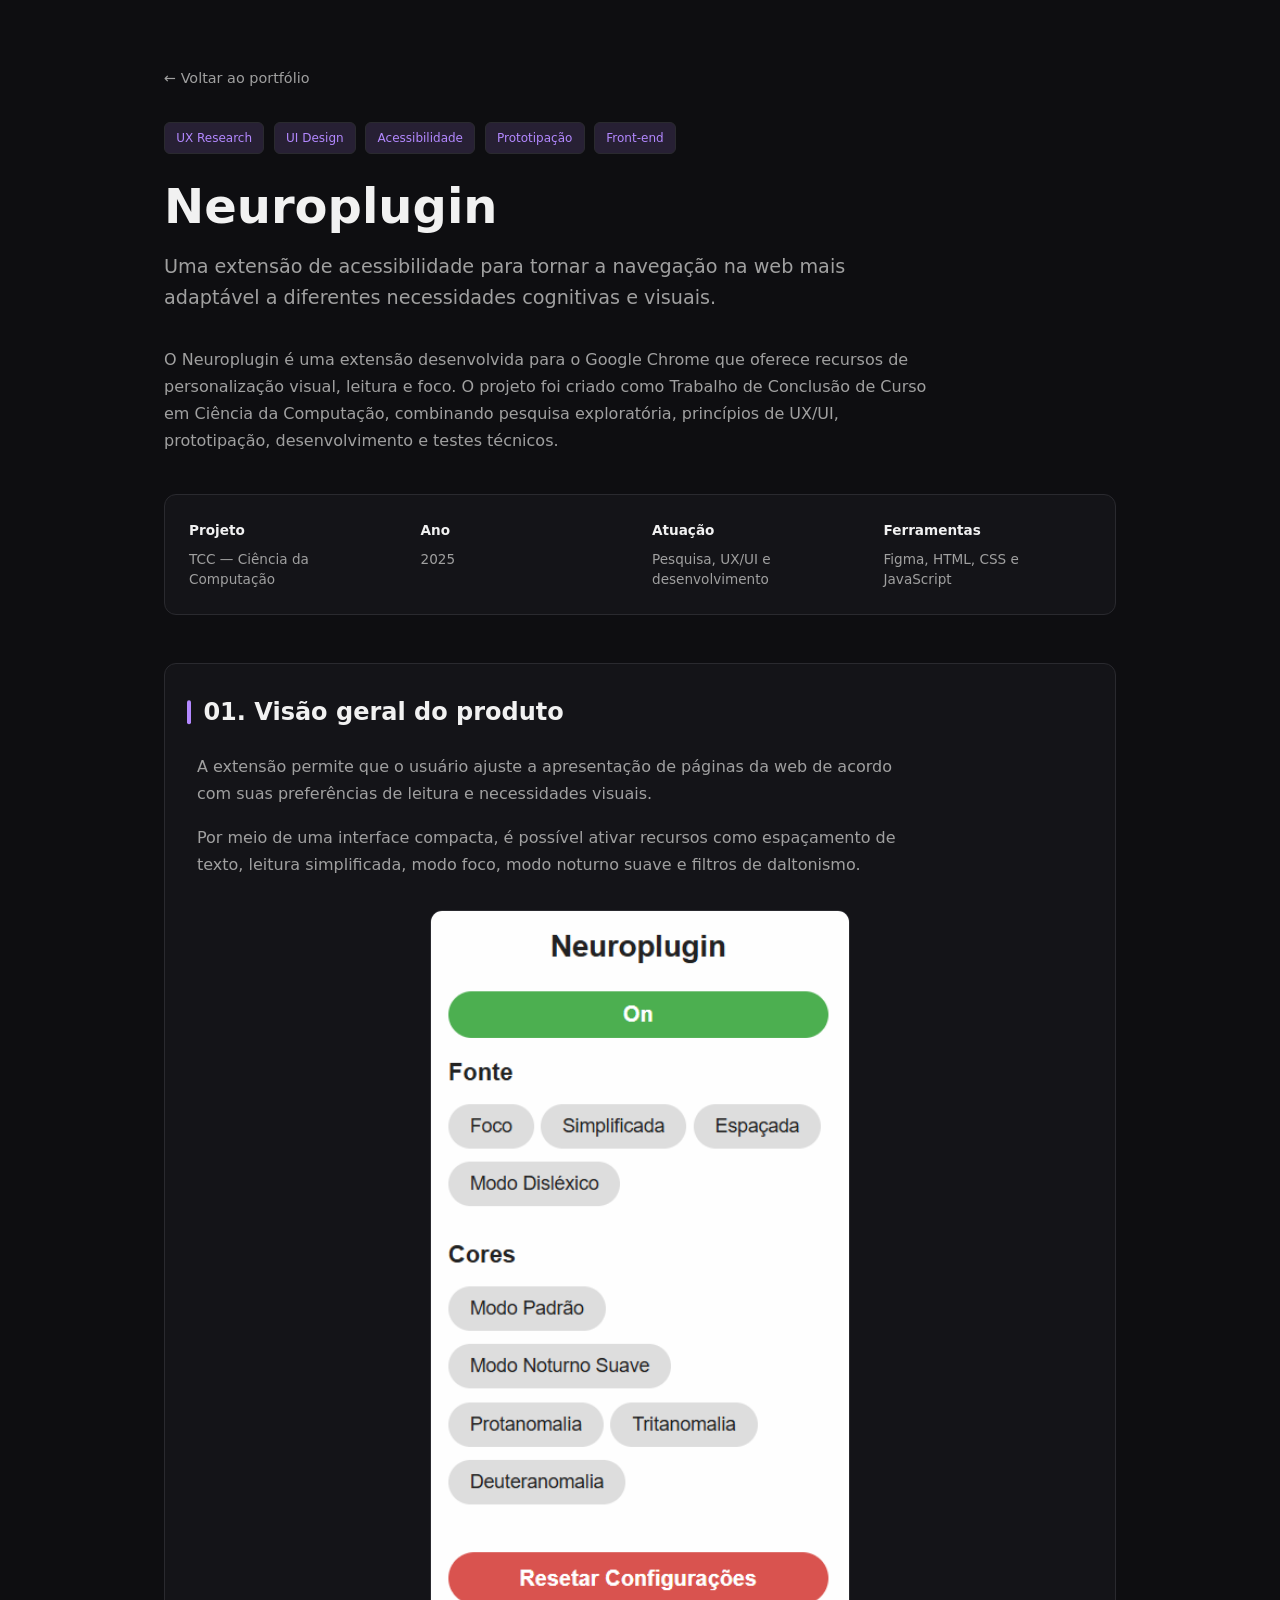
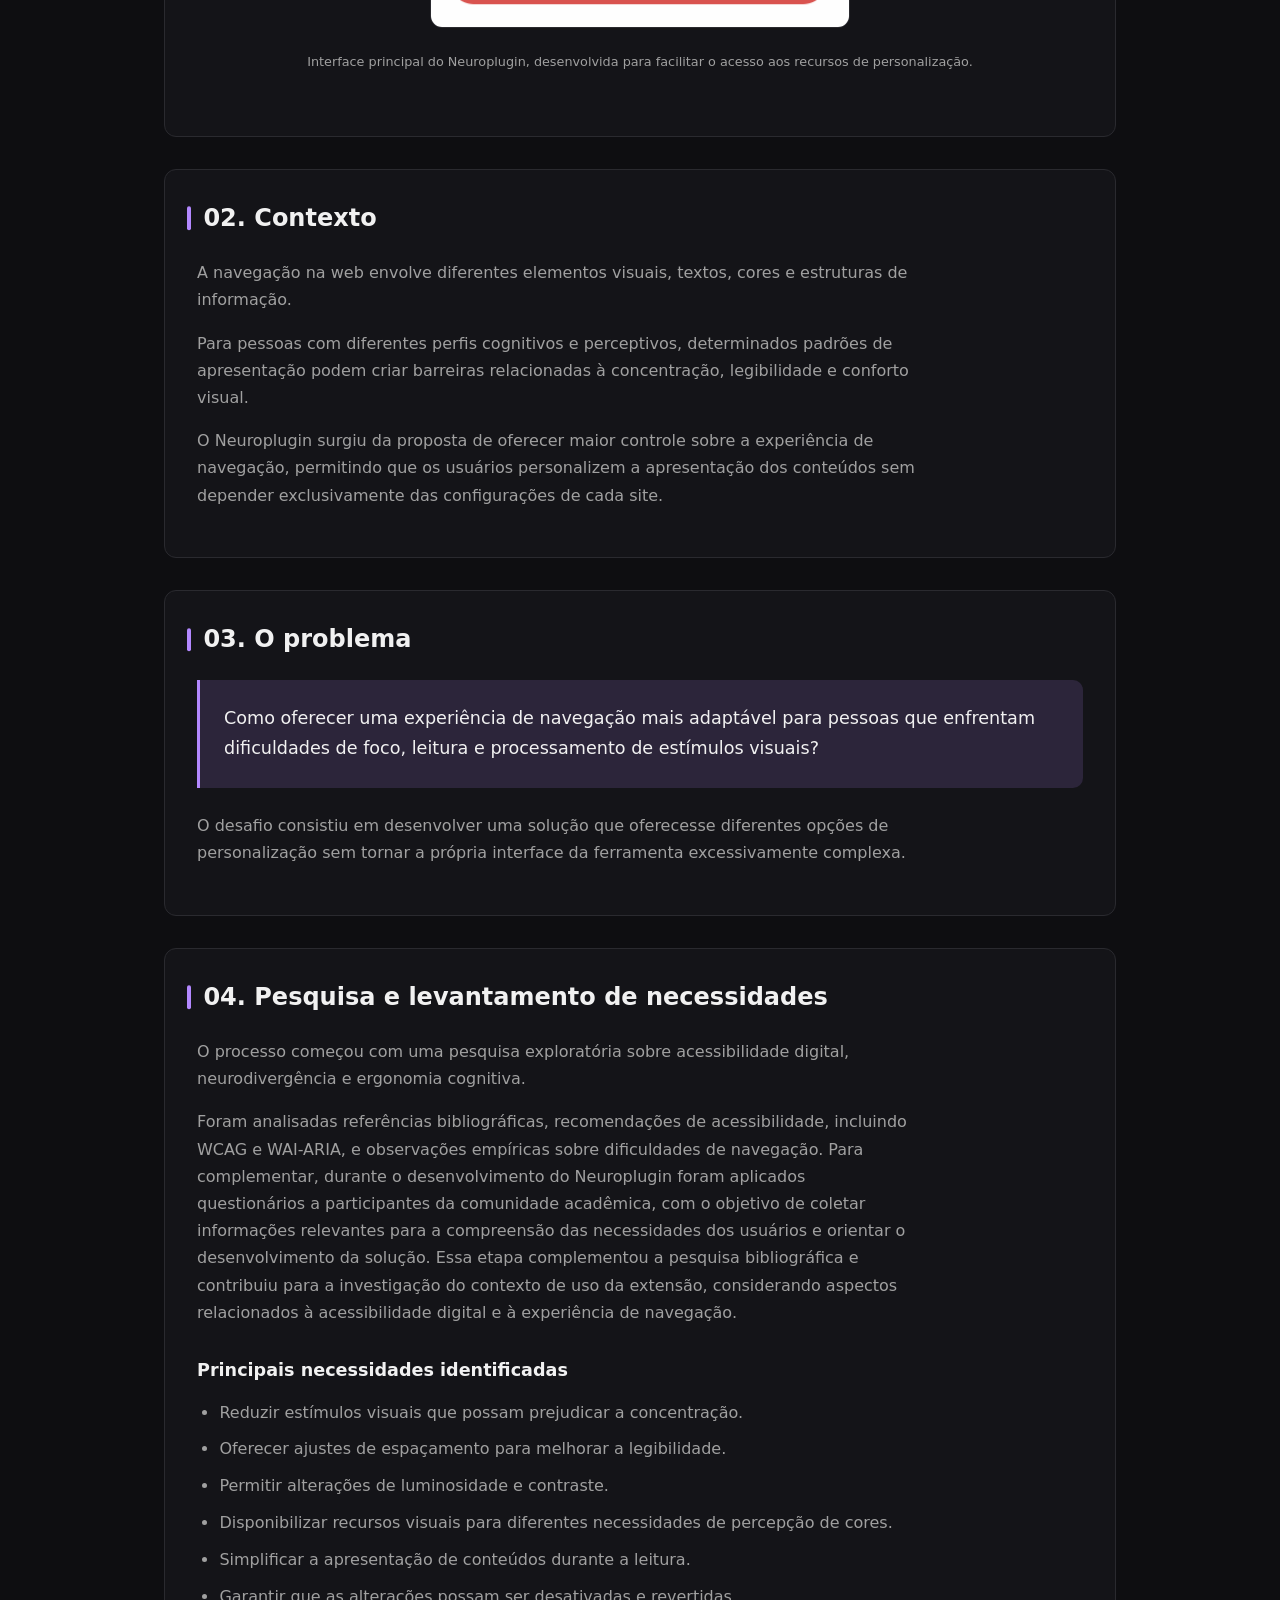
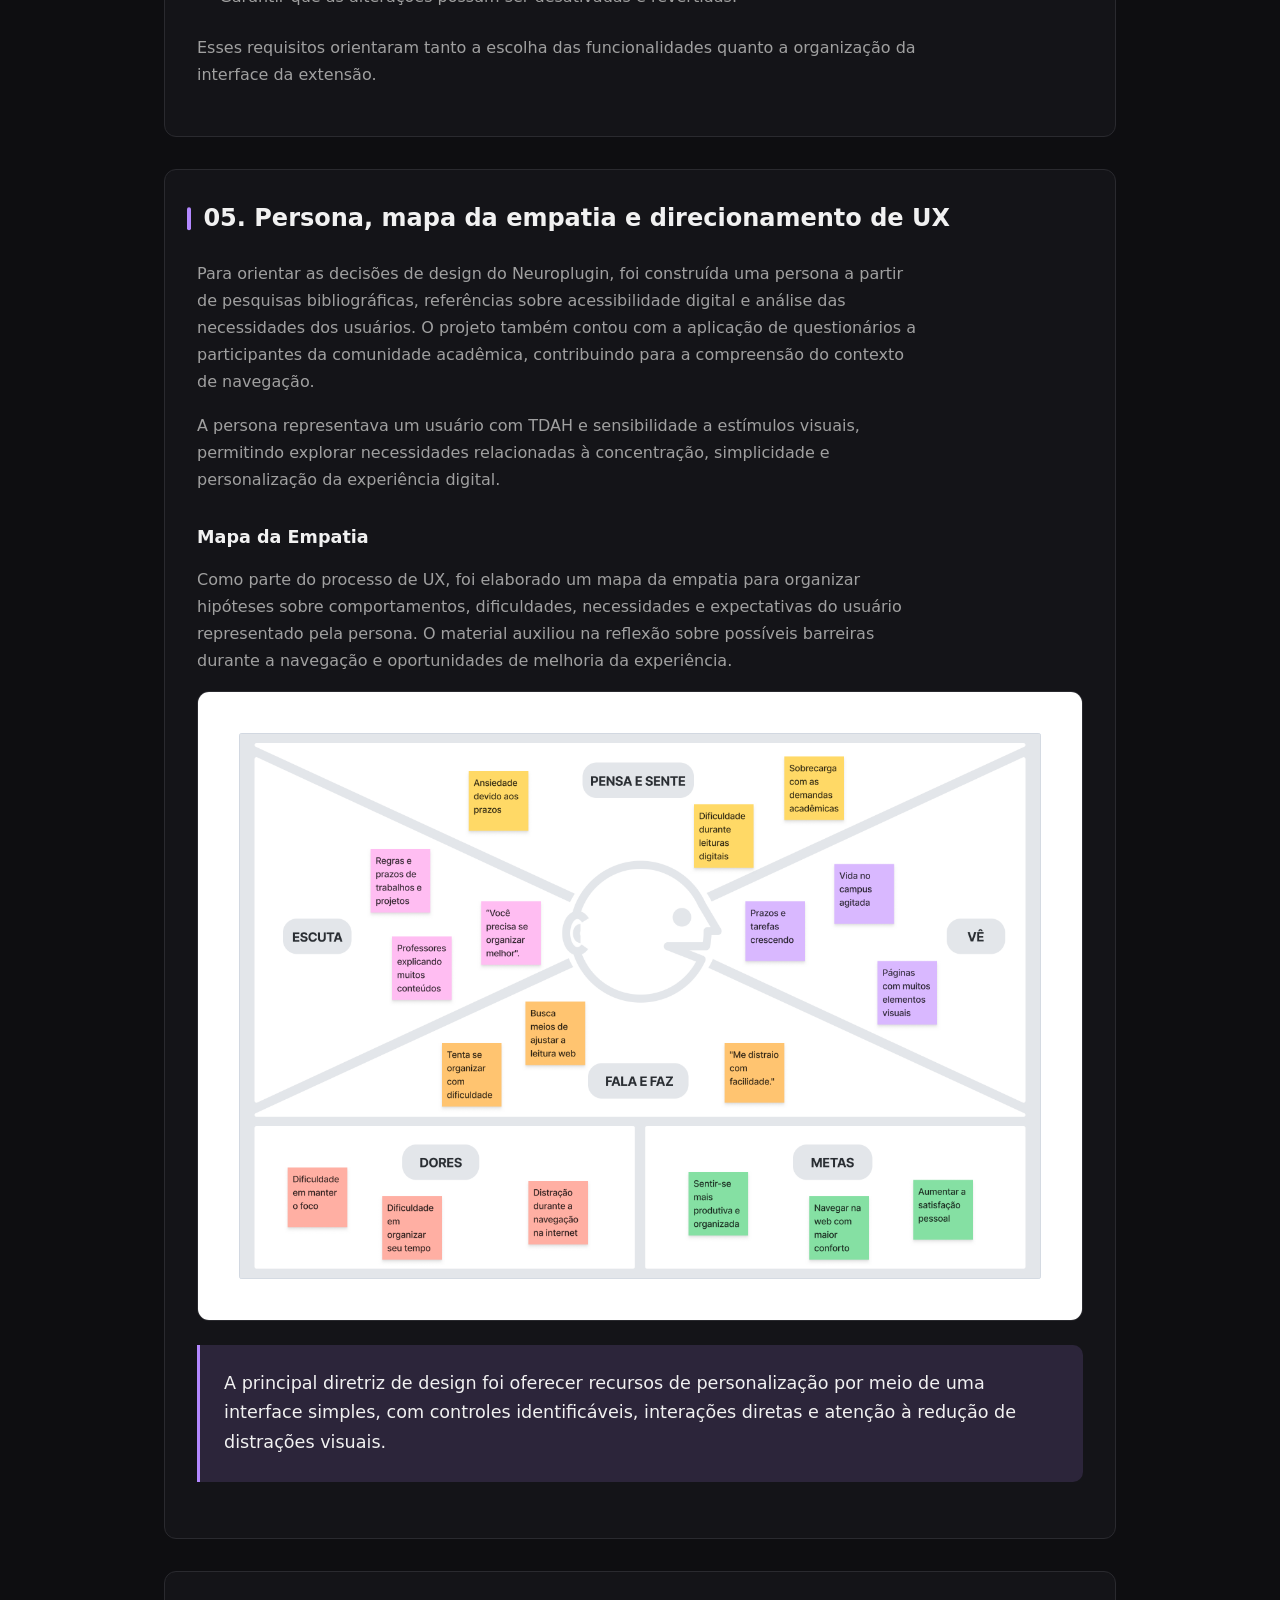
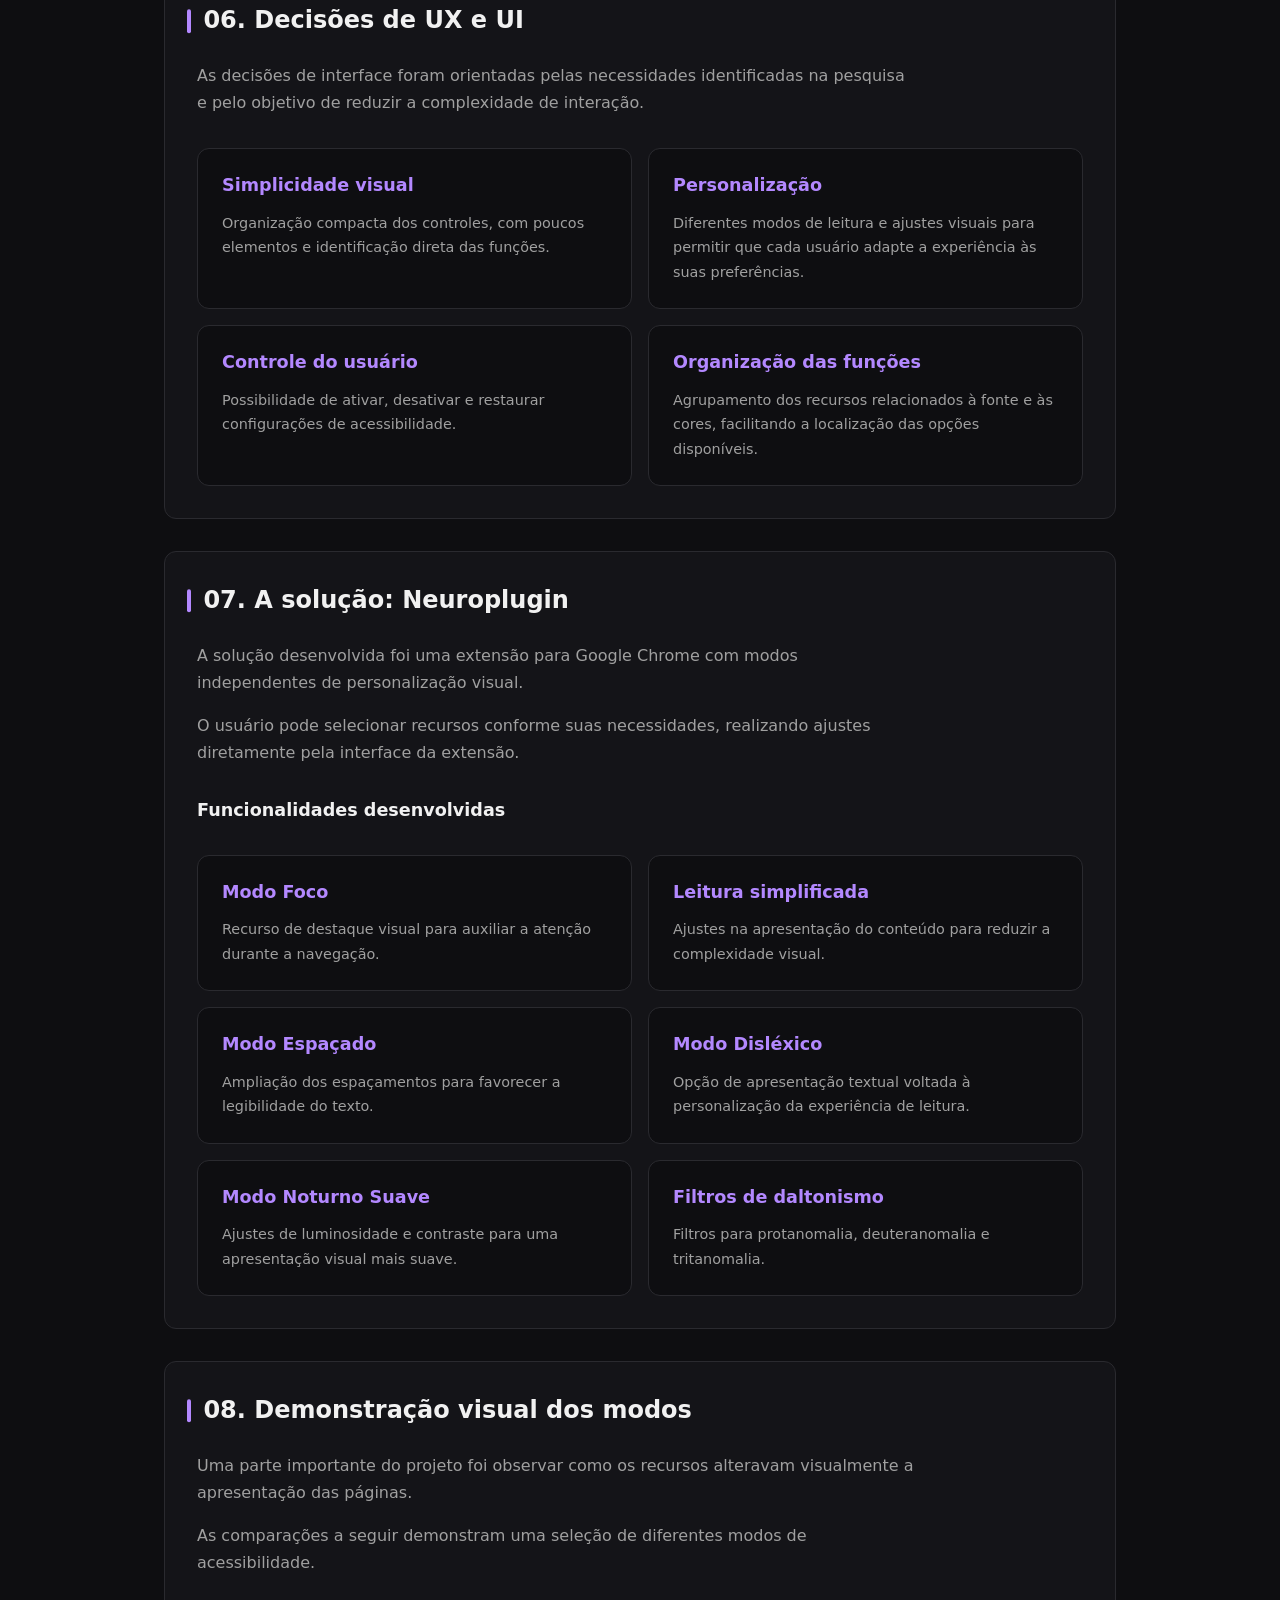
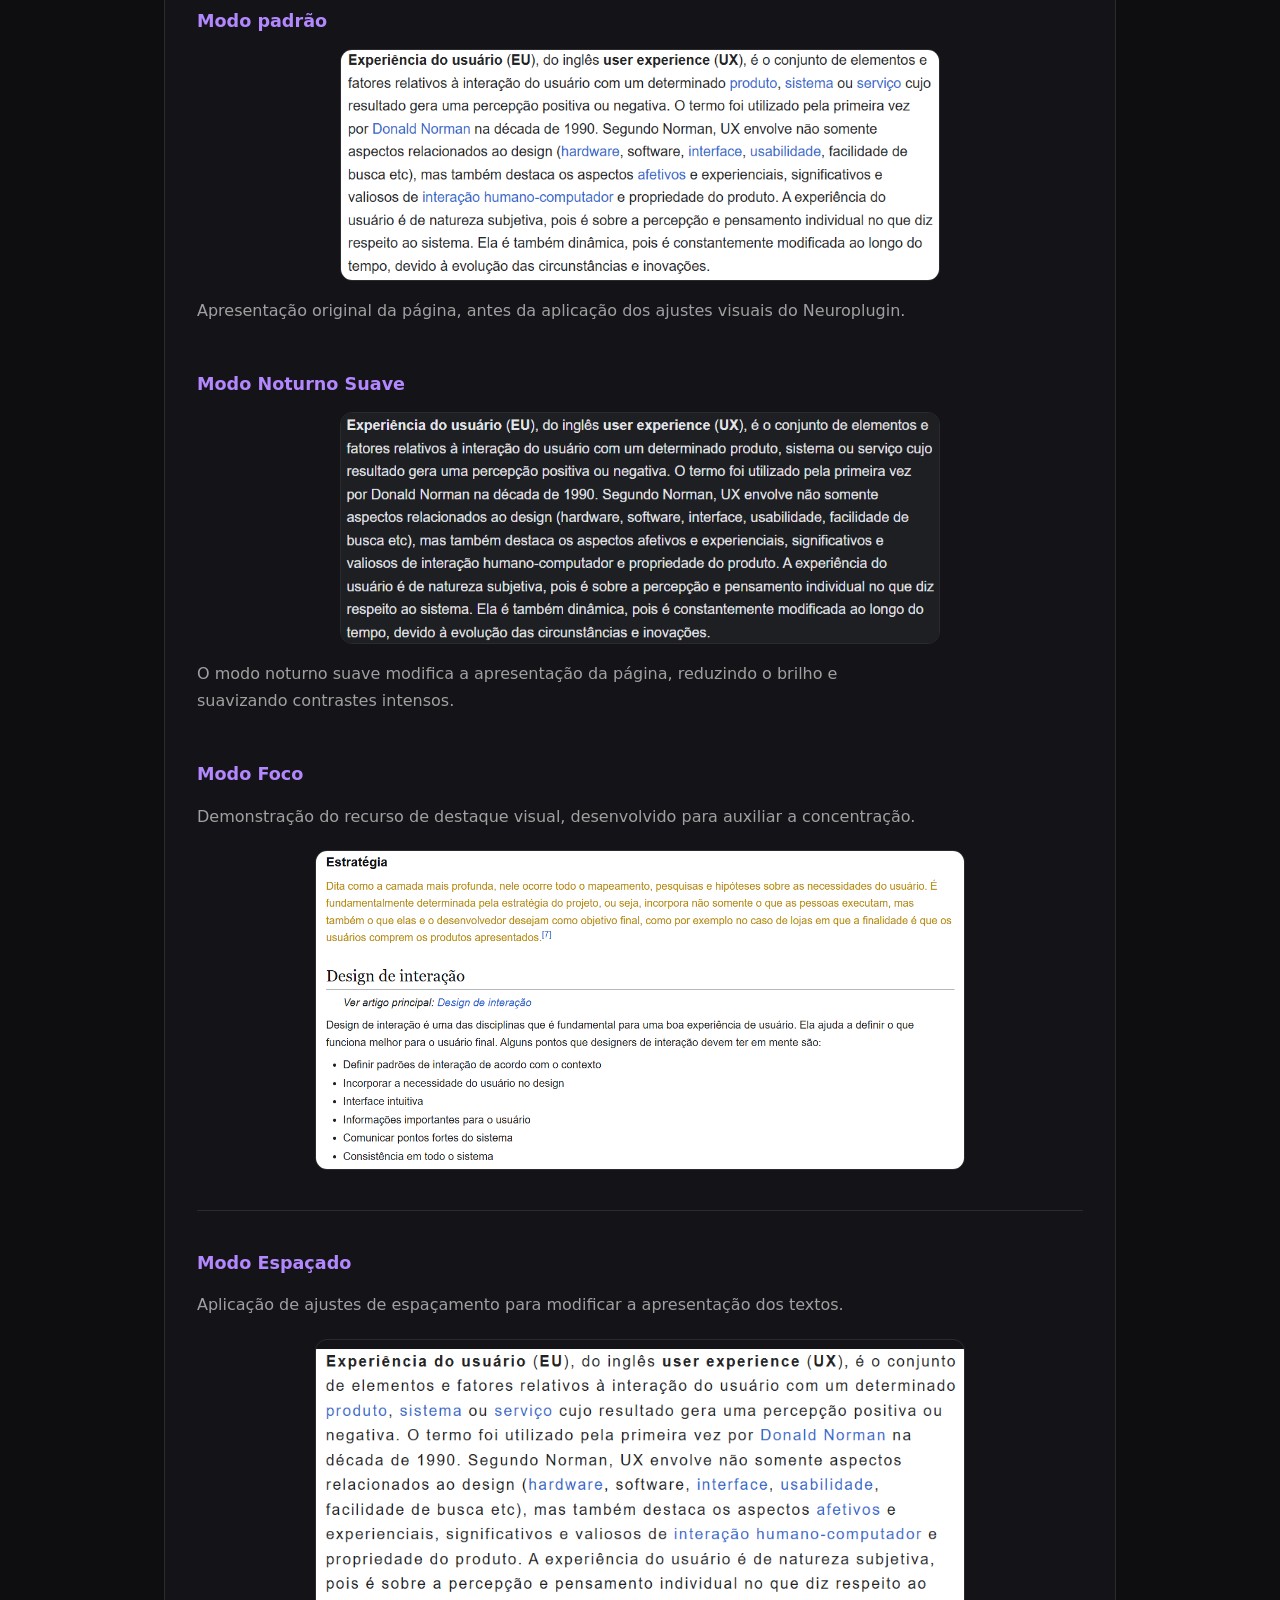
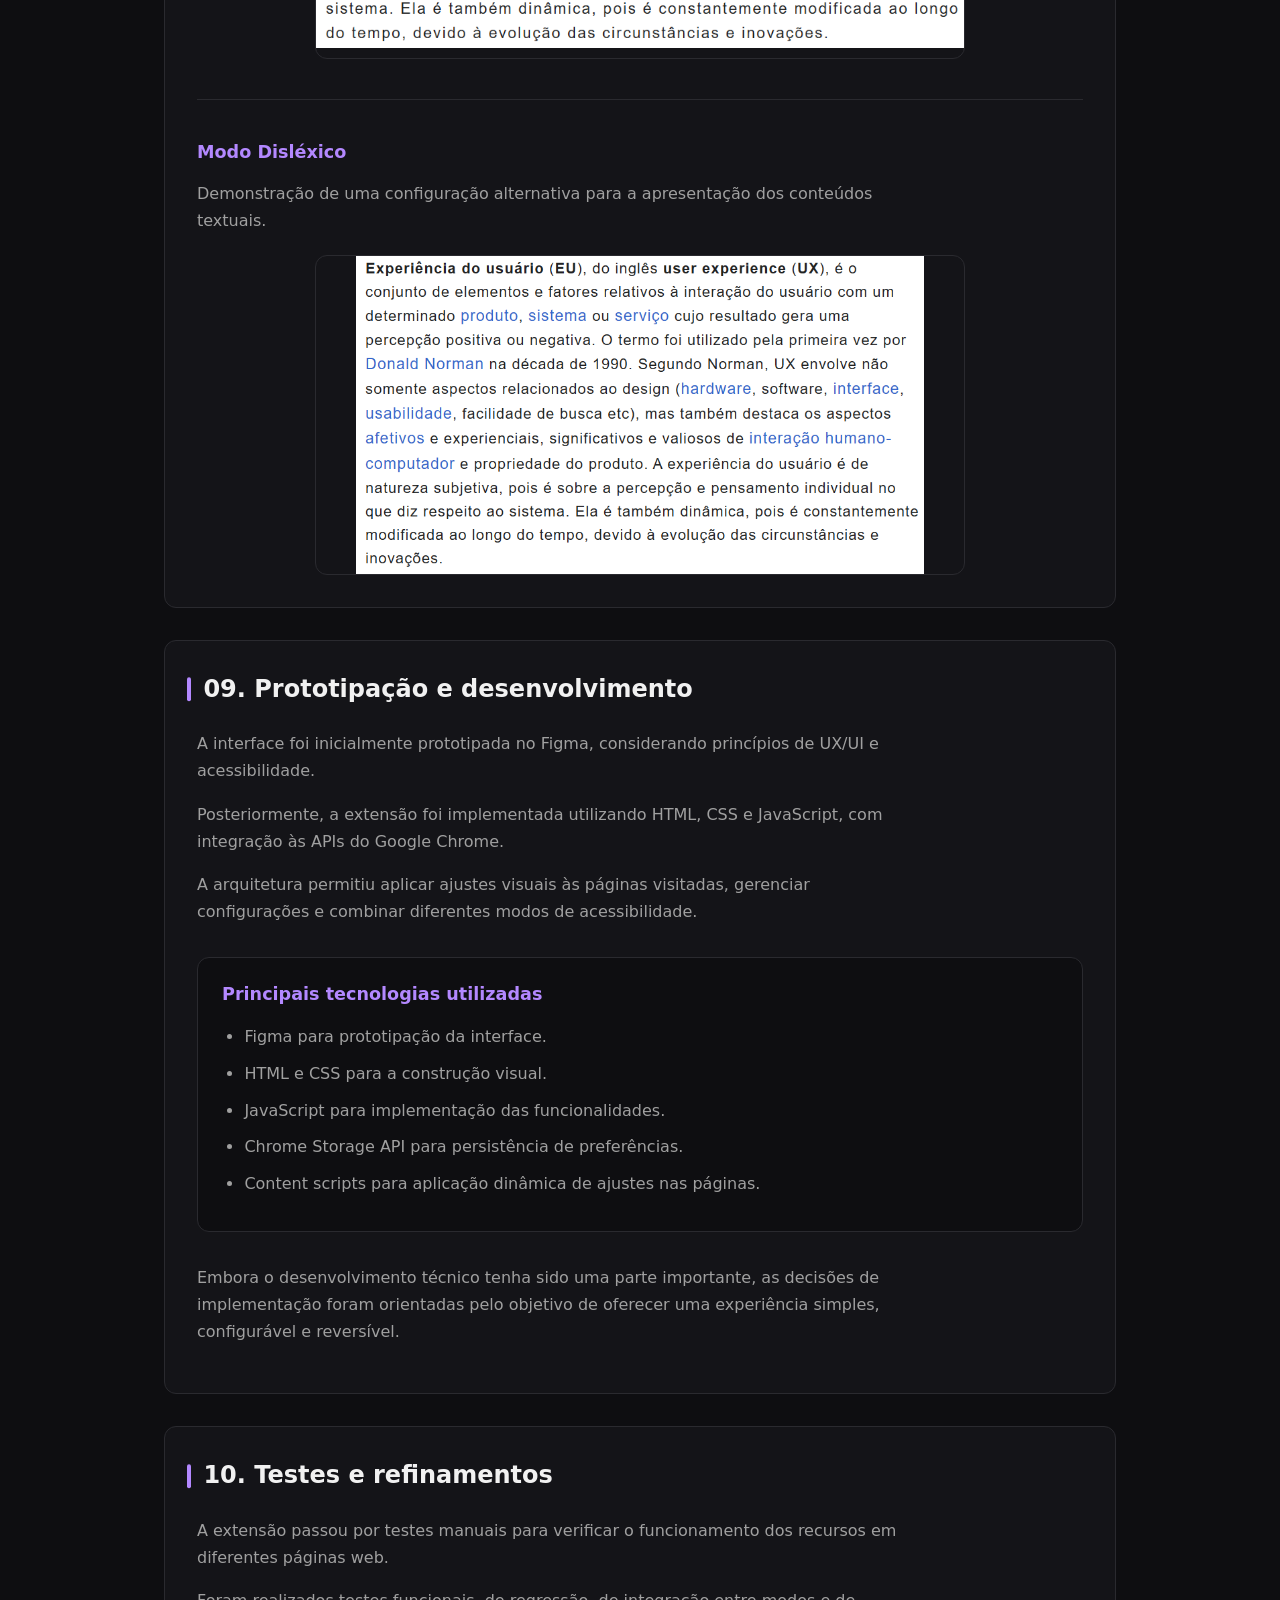
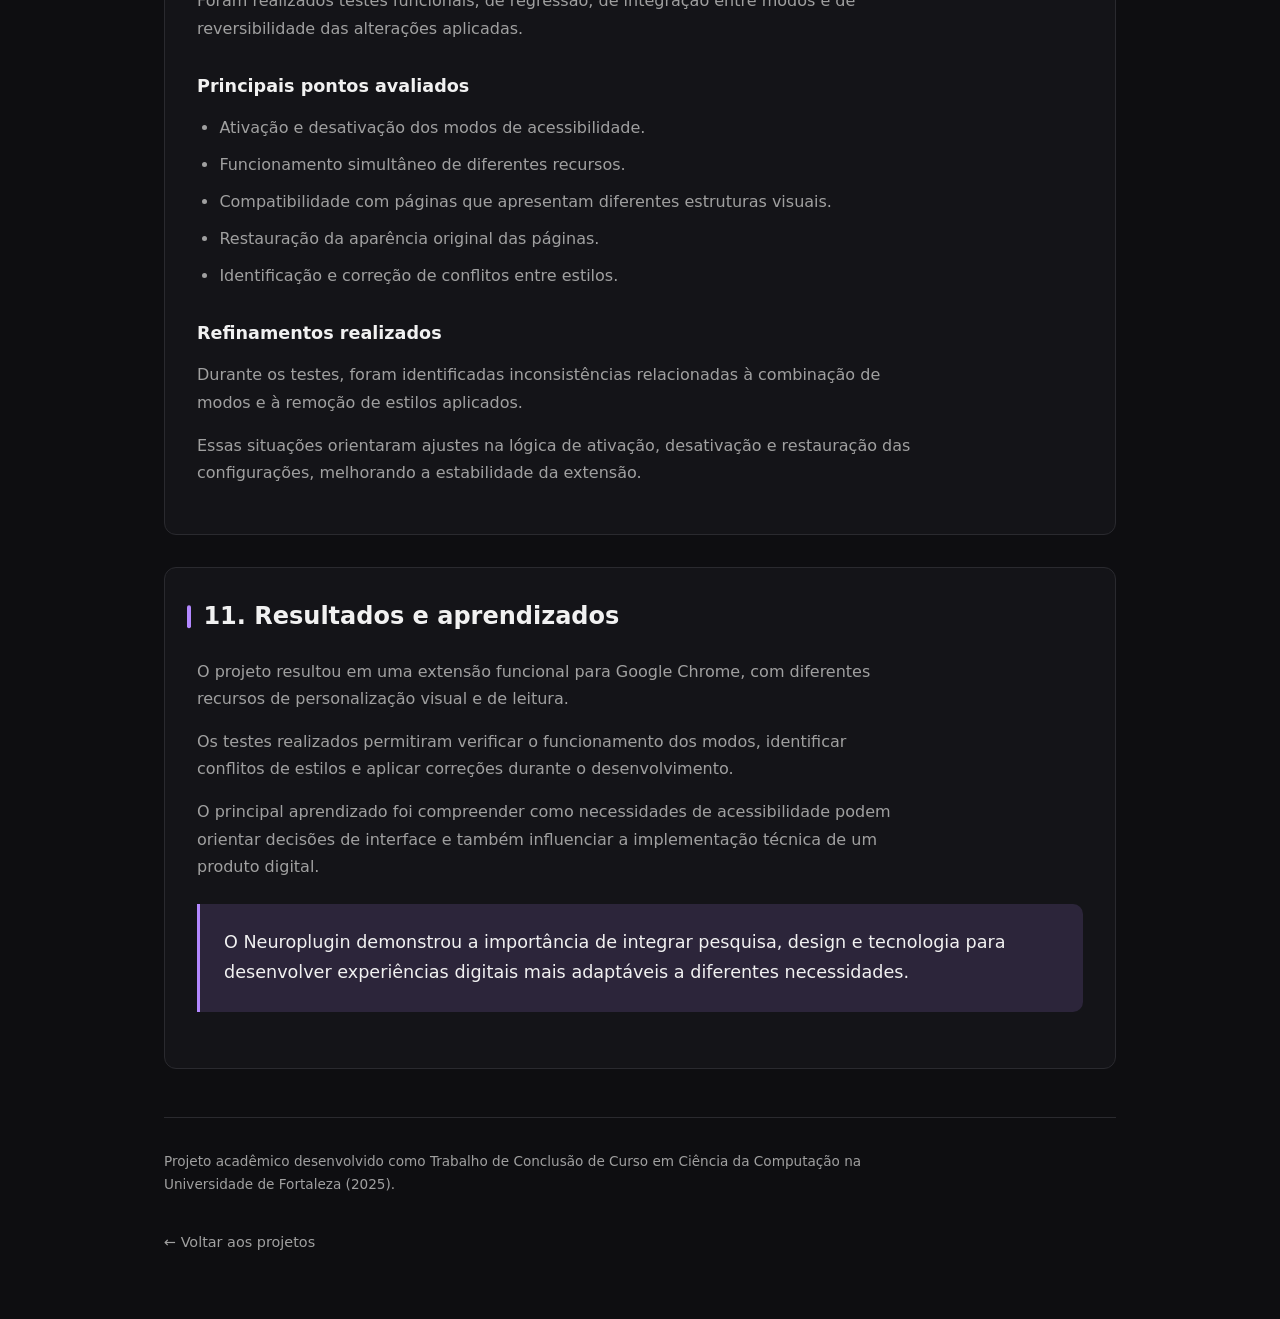
<file: projects/Neuroplugin/index.html>
<!DOCTYPE html>
<html lang="pt-BR">

<head>
  <meta charset="UTF-8">

  <meta
    name="viewport"
    content="width=device-width, initial-scale=1.0"
  >

  <meta
    name="description"
    content="Case de UX/UI Design do Neuroplugin, uma extensão para Google Chrome desenvolvida com foco em acessibilidade digital, personalização visual e experiência de navegação."
  >

  <title>Neuroplugin | Case UX/UI</title>

  <link rel="stylesheet" href="style.css">
</head>

<body>

  <main class="container">

    <a href="../../index.html" class="back">
      ← Voltar ao portfólio
    </a>


    <!-- ===================================
         01. APRESENTAÇÃO
         =================================== -->

    <header class="hero">

      <div class="tags">
        <span class="tag">UX Research</span>
        <span class="tag">UI Design</span>
        <span class="tag">Acessibilidade</span>
        <span class="tag">Prototipação</span>
        <span class="tag">Front-end</span>
      </div>

      <h1>Neuroplugin</h1>

      <p class="subtitle">
        Uma extensão de acessibilidade para tornar
        a navegação na web mais adaptável a
        diferentes necessidades cognitivas e visuais.
      </p>

      <p class="intro">
        O Neuroplugin é uma extensão desenvolvida
        para o Google Chrome que oferece recursos
        de personalização visual, leitura e foco.

        O projeto foi criado como Trabalho de
        Conclusão de Curso em Ciência da Computação,
        combinando pesquisa exploratória,
        princípios de UX/UI, prototipação,
        desenvolvimento e testes técnicos.
      </p>

      <div class="project-info">

        <div>
          <strong>Projeto</strong>
          <span>TCC — Ciência da Computação</span>
        </div>

        <div>
          <strong>Ano</strong>
          <span>2025</span>
        </div>

        <div>
          <strong>Atuação</strong>
          <span>Pesquisa, UX/UI e desenvolvimento</span>
        </div>

        <div>
          <strong>Ferramentas</strong>
          <span>Figma, HTML, CSS e JavaScript</span>
        </div>

      </div>

    </header>


    <!-- ===================================
         02. VISÃO GERAL
         =================================== -->

    <section class="section">

      <h2>01. Visão geral do produto</h2>

      <p>
        A extensão permite que o usuário ajuste
        a apresentação de páginas da web de acordo
        com suas preferências de leitura e
        necessidades visuais.
      </p>

      <p>
        Por meio de uma interface compacta,
        é possível ativar recursos como
        espaçamento de texto, leitura simplificada,
        modo foco, modo noturno suave e
        filtros de daltonismo.
      </p>

      <figure class="project-image">

        <img
          src="imagens/neuroplugin-interface.png"
          alt="Interface principal da extensão Neuroplugin, com controles para personalização de fonte e cores"
          loading="lazy"
        >

        <figcaption>
          Interface principal do Neuroplugin,
          desenvolvida para facilitar o acesso
          aos recursos de personalização.
        </figcaption>

      </figure>

    </section>


    <!-- ===================================
         03. CONTEXTO
         =================================== -->

    <section class="section">

      <h2>02. Contexto</h2>

      <p>
        A navegação na web envolve diferentes
        elementos visuais, textos, cores e
        estruturas de informação.
      </p>

      <p>
        Para pessoas com diferentes perfis
        cognitivos e perceptivos, determinados
        padrões de apresentação podem criar
        barreiras relacionadas à concentração,
        legibilidade e conforto visual.
      </p>

      <p>
        O Neuroplugin surgiu da proposta de
        oferecer maior controle sobre a
        experiência de navegação, permitindo
        que os usuários personalizem a
        apresentação dos conteúdos sem
        depender exclusivamente das
        configurações de cada site.
      </p>

    </section>


    <!-- ===================================
         04. PROBLEMA
         =================================== -->

    <section class="section">

      <h2>03. O problema</h2>

      <div class="highlight">

        <p>
          Como oferecer uma experiência de
          navegação mais adaptável para pessoas
          que enfrentam dificuldades de foco,
          leitura e processamento de
          estímulos visuais?
        </p>

      </div>

      <p>
        O desafio consistiu em desenvolver
        uma solução que oferecesse diferentes
        opções de personalização sem tornar
        a própria interface da ferramenta
        excessivamente complexa.
      </p>

    </section>


    <!-- ===================================
         05. PESQUISA
         =================================== -->

    <section class="section">

      <h2>04. Pesquisa e levantamento de necessidades</h2>

      <p>
        O processo começou com uma pesquisa
        exploratória sobre acessibilidade digital,
        neurodivergência e ergonomia cognitiva.
      </p>

      <p>
        Foram analisadas referências bibliográficas,
        recomendações de acessibilidade,
        incluindo WCAG e WAI-ARIA,
        e observações empíricas sobre
        dificuldades de navegação.
        Para complementar, durante o desenvolvimento do Neuroplugin
        foram aplicados questionários a participantes 
        da comunidade acadêmica, com o objetivo de coletar 
        informações relevantes para a compreensão das necessidades 
        dos usuários e orientar o desenvolvimento da solução.
        Essa etapa complementou a pesquisa bibliográfica e 
        contribuiu para a investigação do contexto de uso da extensão, 
        considerando aspectos relacionados à acessibilidade digital 
        e à experiência de navegação.
      </p>

      <h3>Principais necessidades identificadas</h3>

      <ul>

        <li>
          Reduzir estímulos visuais que possam
          prejudicar a concentração.
        </li>

        <li>
          Oferecer ajustes de espaçamento
          para melhorar a legibilidade.
        </li>

        <li>
          Permitir alterações de luminosidade
          e contraste.
        </li>

        <li>
          Disponibilizar recursos visuais
          para diferentes necessidades
          de percepção de cores.
        </li>

        <li>
          Simplificar a apresentação de
          conteúdos durante a leitura.
        </li>

        <li>
          Garantir que as alterações possam
          ser desativadas e revertidas.
        </li>

      </ul>

      <p>
        Esses requisitos orientaram tanto
        a escolha das funcionalidades
        quanto a organização da interface
        da extensão.
      </p>

    </section>


    <!-- ===================================
         06. PERSONA
         =================================== -->

    <section class="section">

      
  <section class="case-section">

    <h2>05. Persona, mapa da empatia e direcionamento de UX</h2>

    <p>
      Para orientar as decisões de design do Neuroplugin,
      foi construída uma persona a partir de pesquisas
      bibliográficas, referências sobre acessibilidade
      digital e análise das necessidades dos usuários.
      O projeto também contou com a aplicação de
      questionários a participantes da comunidade
      acadêmica, contribuindo para a compreensão
      do contexto de navegação.
    </p>

    <p>
      A persona representava um usuário com TDAH
      e sensibilidade a estímulos visuais,
      permitindo explorar necessidades relacionadas
      à concentração, simplicidade e personalização
      da experiência digital.
    </p>

    <h3>Mapa da Empatia</h3>

    <p>
      Como parte do processo de UX, foi elaborado
      um mapa da empatia para organizar hipóteses
      sobre comportamentos, dificuldades, necessidades
      e expectativas do usuário representado pela persona.
      O material auxiliou na reflexão sobre possíveis
      barreiras durante a navegação e oportunidades
      de melhoria da experiência.
    </p>

    <img
      src="imagens/mapa-empatia.png"
      alt="Mapa da empatia desenvolvido para o projeto Neuroplugin"
      loading="lazy"
    >

    <div class="highlight">

      <p>
        A principal diretriz de design foi oferecer
        recursos de personalização por meio de uma
        interface simples, com controles identificáveis,
        interações diretas e atenção à redução
        de distrações visuais.
      </p>

    </div>

  </section>


    </section>


    <!-- ===================================
         07. DECISÕES DE UX
         =================================== -->

    <section class="section">

      <h2>06. Decisões de UX e UI</h2>

      <p>
        As decisões de interface foram
        orientadas pelas necessidades
        identificadas na pesquisa e
        pelo objetivo de reduzir
        a complexidade de interação.
      </p>

      <div class="solutions-grid">

        <article class="solution-card">

          <h3>Simplicidade visual</h3>

          <p>
            Organização compacta dos controles,
            com poucos elementos e
            identificação direta das funções.
          </p>

        </article>

        <article class="solution-card">

          <h3>Personalização</h3>

          <p>
            Diferentes modos de leitura
            e ajustes visuais para permitir
            que cada usuário adapte
            a experiência às suas preferências.
          </p>

        </article>

        <article class="solution-card">

          <h3>Controle do usuário</h3>

          <p>
            Possibilidade de ativar,
            desativar e restaurar
            configurações de acessibilidade.
          </p>

        </article>

        <article class="solution-card">

          <h3>Organização das funções</h3>

          <p>
            Agrupamento dos recursos
            relacionados à fonte e às cores,
            facilitando a localização
            das opções disponíveis.
          </p>

        </article>

      </div>

    </section>


    <!-- ===================================
         08. SOLUÇÃO
         =================================== -->

    <section class="section">

      <h2>07. A solução: Neuroplugin</h2>

      <p>
        A solução desenvolvida foi uma
        extensão para Google Chrome
        com modos independentes de
        personalização visual.
      </p>

      <p>
        O usuário pode selecionar recursos
        conforme suas necessidades,
        realizando ajustes diretamente
        pela interface da extensão.
      </p>

      <h3>Funcionalidades desenvolvidas</h3>

      <div class="solutions-grid">

        <article class="solution-card">

          <h3>Modo Foco</h3>

          <p>
            Recurso de destaque visual
            para auxiliar a atenção
            durante a navegação.
          </p>

        </article>

        <article class="solution-card">

          <h3>Leitura simplificada</h3>

          <p>
            Ajustes na apresentação
            do conteúdo para reduzir
            a complexidade visual.
          </p>

        </article>

        <article class="solution-card">

          <h3>Modo Espaçado</h3>

          <p>
            Ampliação dos espaçamentos
            para favorecer a legibilidade
            do texto.
          </p>

        </article>

        <article class="solution-card">

          <h3>Modo Disléxico</h3>

          <p>
            Opção de apresentação textual
            voltada à personalização
            da experiência de leitura.
          </p>

        </article>

        <article class="solution-card">

          <h3>Modo Noturno Suave</h3>

          <p>
            Ajustes de luminosidade
            e contraste para uma
            apresentação visual mais suave.
          </p>

        </article>

        <article class="solution-card">

          <h3>Filtros de daltonismo</h3>

          <p>
            Filtros para protanomalia,
            deuteranomalia e tritanomalia.
          </p>

        </article>

      </div>

    </section>


    <!-- ===================================
         09. DEMONSTRAÇÃO
         =================================== -->

    <section class="section">

      <h2>08. Demonstração visual dos modos</h2>

      <p>
        Uma parte importante do projeto
        foi observar como os recursos
        alteravam visualmente a
        apresentação das páginas.
      </p>

      <p>
        As comparações a seguir
        demonstram uma seleção
        de diferentes modos
        de acessibilidade.

      </p>


      <!-- ANTES E DEPOIS -->

      <div class="before-after-vertical">

        <div class="before">

          <h3>Modo padrão</h3>

          <img
            src="imagens/modo-padrao.png"
            alt="Página web com sua apresentação visual padrão, antes da ativação do modo noturno suave"
            loading="lazy"
          >

          <p>
            Apresentação original da página,
            antes da aplicação dos ajustes
            visuais do Neuroplugin.
          </p>

        </div>


        <div class="after">

          <h3>Modo Noturno Suave</h3>

          <img
            src="imagens/modo-noturno.png"
            alt="A mesma página web após a ativação do modo noturno suave do Neuroplugin"
            loading="lazy"
          >

          <p>
            O modo noturno suave modifica
            a apresentação da página,
            reduzindo o brilho e
            suavizando contrastes intensos.
          </p>

        </div>

      </div>


      <!-- OUTROS MODOS -->

      <div class="screen-showcase">

        <article class="screen-item">

          <h3>Modo Foco</h3>

          <p>
            Demonstração do recurso
            de destaque visual,
            desenvolvido para auxiliar
            a concentração.
          </p>

          <img
            src="imagens/modo-foco.png"
            alt="Página web com o modo foco do Neuroplugin ativado"
            loading="lazy"
          >

        </article>


        <article class="screen-item">

          <h3>Modo Espaçado</h3>

          <p>
            Aplicação de ajustes
            de espaçamento para
            modificar a apresentação
            dos textos.
          </p>

          <img
            src="imagens/modo-espacado.png"
            alt="Página web com o modo espaçado do Neuroplugin ativado"
            loading="lazy"
          >

        </article>


        <article class="screen-item">

          <h3>Modo Disléxico</h3>

          <p>
            Demonstração de uma
            configuração alternativa
            para a apresentação
            dos conteúdos textuais.
          </p>

          <img
            src="imagens/modo-dislexico.png"
            alt="Página web com o modo disléxico do Neuroplugin ativado"
            loading="lazy"
          >

        </article>

      </div>

    </section>


    <!-- ===================================
         10. DESENVOLVIMENTO
         =================================== -->

    <section class="section">

      <h2>09. Prototipação e desenvolvimento</h2>

      <p>
        A interface foi inicialmente
        prototipada no Figma,
        considerando princípios
        de UX/UI e acessibilidade.
      </p>

      <p>
        Posteriormente, a extensão
        foi implementada utilizando
        HTML, CSS e JavaScript,
        com integração às APIs
        do Google Chrome.
      </p>

      <p>
        A arquitetura permitiu
        aplicar ajustes visuais
        às páginas visitadas,
        gerenciar configurações
        e combinar diferentes modos
        de acessibilidade.
      </p>

      <div class="improvements">

        <h3>Principais tecnologias utilizadas</h3>

        <ul>
          <li>
            Figma para prototipação da interface.
          </li>

          <li>
            HTML e CSS para a construção visual.
          </li>

          <li>
            JavaScript para implementação
            das funcionalidades.
          </li>

          <li>
            Chrome Storage API para
            persistência de preferências.
          </li>

          <li>
            Content scripts para aplicação
            dinâmica de ajustes nas páginas.
          </li>
        </ul>

      </div>

      <p>
        Embora o desenvolvimento técnico
        tenha sido uma parte importante,
        as decisões de implementação
        foram orientadas pelo objetivo
        de oferecer uma experiência
        simples, configurável
        e reversível.
      </p>

    </section>


    <!-- ===================================
         11. TESTES
         =================================== -->

    <section class="section">

      <h2>10. Testes e refinamentos</h2>

      <p>
        A extensão passou por testes
        manuais para verificar o
        funcionamento dos recursos
        em diferentes páginas web.
      </p>

      <p>
        Foram realizados testes
        funcionais, de regressão,
        de integração entre modos
        e de reversibilidade
        das alterações aplicadas.
      </p>

      <h3>Principais pontos avaliados</h3>

      <ul>

        <li>
          Ativação e desativação
          dos modos de acessibilidade.
        </li>

        <li>
          Funcionamento simultâneo
          de diferentes recursos.
        </li>

        <li>
          Compatibilidade com páginas
          que apresentam diferentes
          estruturas visuais.
        </li>

        <li>
          Restauração da aparência
          original das páginas.
        </li>

        <li>
          Identificação e correção
          de conflitos entre estilos.
        </li>

      </ul>

      <h3>Refinamentos realizados</h3>

      <p>
        Durante os testes, foram
        identificadas inconsistências
        relacionadas à combinação
        de modos e à remoção de
        estilos aplicados.
      </p>

      <p>
        Essas situações orientaram
        ajustes na lógica de ativação,
        desativação e restauração
        das configurações,
        melhorando a estabilidade
        da extensão.
      </p>

    </section>


    <!-- ===================================
         12. RESULTADOS
         =================================== -->

    <section class="section">

      <h2>11. Resultados e aprendizados</h2>

      <p>
        O projeto resultou em uma
        extensão funcional para
        Google Chrome, com diferentes
        recursos de personalização
        visual e de leitura.
      </p>

      <p>
        Os testes realizados
        permitiram verificar o
        funcionamento dos modos,
        identificar conflitos
        de estilos e aplicar
        correções durante o
        desenvolvimento.
      </p>

      <p>
        O principal aprendizado
        foi compreender como
        necessidades de acessibilidade
        podem orientar decisões
        de interface e também
        influenciar a implementação
        técnica de um produto digital.
      </p>

      <div class="highlight">

        <p>
          O Neuroplugin demonstrou
          a importância de integrar
          pesquisa, design e tecnologia
          para desenvolver experiências
          digitais mais adaptáveis
          a diferentes necessidades.
        </p>

      </div>

    </section>

    </section>


    <!-- ===================================
         RODAPÉ
         =================================== -->

    <footer class="project-footer">

      <p>
        Projeto acadêmico desenvolvido
        como Trabalho de Conclusão
        de Curso em Ciência da Computação
        na Universidade de Fortaleza (2025).
      </p>

      <a href="../../index.html" class="back">
        ← Voltar aos projetos
      </a>

    </footer>

  </main>

</body>
</html>
</file>
<file: css/style.css>
/* ==========================================
   PORTFÓLIO UX/UI — GABRIELE NÓBREGA
   Página principal
   ========================================== */

/* VARIÁVEIS */

:root {
  --bg: #0e0e11;
  --surface: #141418;
  --surface-hover: #1a1a20;
  --text: #f1f1f1;
  --gray: #a0a0a0;
  --primary: #b388ff;
  --primary-soft: rgba(179, 136, 255, 0.15);
  --border: #2a2a2f;

  --radius: 16px;
  --transition: 0.25s ease;
}


/* ==========================================
   RESET E BASE
   ========================================== */

* {
  box-sizing: border-box;
}

html {
  scroll-behavior: smooth;
  scroll-padding-top: 100px;
}

body {
  margin: 0;

  font-family:
    system-ui,
    -apple-system,
    BlinkMacSystemFont,
    "Segoe UI",
    sans-serif;

  background-color: var(--bg);
  color: var(--text);
  line-height: 1.7;

  -webkit-font-smoothing: antialiased;
}

img {
  display: block;
  max-width: 100%;
  height: auto;
}

a {
  color: inherit;
}

a:focus-visible {
  outline: 2px solid var(--primary);
  outline-offset: 4px;
}

::selection {
  background: var(--primary);
  color: var(--bg);
}


/* ==========================================
   CONTAINER
   ========================================== */

.container {
  width: 100%;
  max-width: 1120px;
  margin: 0 auto;
  padding-left: 1.5rem;
  padding-right: 1.5rem;
}


/* ==========================================
   TIPOGRAFIA
   ========================================== */

h1,
h2,
h3 {
  color: var(--text);
  line-height: 1.2;
  letter-spacing: -0.025em;
}

h1 {
  font-size: clamp(2.5rem, 5.5vw, 4.5rem);
  font-weight: 750;
}

h2 {
  font-size: clamp(1.9rem, 3.5vw, 2.7rem);
  font-weight: 700;
}

h3 {
  font-size: 1.5rem;
  font-weight: 650;
}

p {
  color: var(--gray);
  margin-top: 0;
  line-height: 1.8;
}

.eyebrow {
  color: var(--primary);
  font-size: 0.75rem;
  font-weight: 700;
  letter-spacing: 0.15em;
  text-transform: uppercase;
  margin-bottom: 1rem;
}


/* ==========================================
   CABEÇALHO
   ========================================== */

.site-header {
  position: sticky;
  top: 0;
  z-index: 100;

  background: rgba(14, 14, 17, 0.94);
  border-bottom: 1px solid var(--border);

  backdrop-filter: blur(16px);
  -webkit-backdrop-filter: blur(16px);
}

.header-content {
  min-height: 76px;

  display: flex;
  align-items: center;
  justify-content: space-between;

  gap: 2rem;
}

.logo {
  color: var(--text);
  text-decoration: none;
  font-size: 1.5rem;
  font-weight: 800;
  letter-spacing: -0.06em;
}

.logo span {
  color: var(--primary);
}

.nav {
  display: flex;
  align-items: center;
  gap: 2rem;

  list-style: none;
  margin: 0;
  padding: 0;
}

.nav a {
  color: var(--gray);
  font-size: 0.9rem;
  font-weight: 500;
  text-decoration: none;

  transition: color var(--transition);
}

.nav a:hover {
  color: var(--primary);
}


/* ==========================================
   HERO
   ========================================== */

.hero {
  position: relative;
  overflow: hidden;

  padding-top: 8rem;
  padding-bottom: 8rem;
}

.hero::before {
  content: "";
  position: absolute;

  top: -250px;
  right: -180px;

  width: 650px;
  height: 650px;

  background: radial-gradient(
    circle,
    rgba(179, 136, 255, 0.09),
    transparent 68%
  );

  pointer-events: none;
}

.hero .container {
  position: relative;
  z-index: 1;
}

.hero h1 {
  max-width: 950px;
  margin-top: 0;
  margin-bottom: 2rem;
}

.hero h1 span {
  color: var(--primary);
}

.hero-description {
  max-width: 730px;
  font-size: 1.1rem;
  line-height: 1.9;
  margin-bottom: 2.5rem;
}


/* ==========================================
   BOTÕES
   ========================================== */

.hero-actions {
  display: flex;
  align-items: center;
  flex-wrap: wrap;
  gap: 1rem;
}

.cta,
.secondary-button {
  display: inline-flex;
  align-items: center;
  justify-content: center;
  gap: 0.75rem;

  padding: 0.95rem 1.6rem;

  border-radius: 10px;

  font-size: 0.9rem;
  font-weight: 650;
  text-decoration: none;

  transition:
    transform var(--transition),
    background-color var(--transition),
    border-color var(--transition),
    box-shadow var(--transition);
}

.cta {
  background: var(--primary);
  color: #101014;
  border: 1px solid var(--primary);
}

.cta:hover {
  transform: translateY(-3px);
  box-shadow: 0 0 0 6px var(--primary-soft);
}

.secondary-button {
  background: transparent;
  color: var(--text);
  border: 1px solid var(--border);
}

.secondary-button:hover {
  background: var(--surface-hover);
  border-color: var(--primary);
  transform: translateY(-3px);
}


/* ==========================================
   COMPETÊNCIAS NO HERO
   ========================================== */

.hero-skills {
  display: flex;
  flex-wrap: wrap;
  gap: 0.7rem;

  margin-top: 4rem;
}

.hero-skills span {
  padding: 0.45rem 0.9rem;

  color: var(--gray);
  background: var(--surface);

  border: 1px solid var(--border);
  border-radius: 30px;

  font-size: 0.8rem;
}


/* ==========================================
   SEÇÕES
   ========================================== */

.projects-section,
.about-section,
.contact-section {
  padding-top: 6rem;
  padding-bottom: 6rem;
}

.section-heading {
  margin-bottom: 3rem;
}

.section-heading h2 {
  margin-top: 0;
  margin-bottom: 1rem;
}

.section-heading > p:last-child {
  max-width: 720px;
  font-size: 1rem;
}


/* ==========================================
   PROJETOS
   ========================================== */

.projects-section {
  background: #101014;
  border-top: 1px solid var(--border);
  border-bottom: 1px solid var(--border);
}

.projects-grid {
  display: grid;
  grid-template-columns: repeat(2, minmax(0, 1fr));
  gap: 1.75rem;
}

.project-card {
  display: flex;
  flex-direction: column;
  min-width: 0;

  overflow: hidden;

  background: var(--surface);
  border: 1px solid var(--border);
  border-radius: var(--radius);

  transition:
    transform var(--transition),
    border-color var(--transition),
    box-shadow var(--transition);
}

.project-card:hover {
  transform: translateY(-5px);
  border-color: rgba(179, 136, 255, 0.5);

  box-shadow:
    0 20px 45px rgba(0, 0, 0, 0.2);
}


/* IMAGEM DE CAPA */

.project-image-link {
  display: block;
  overflow: hidden;

  background: var(--surface-hover);
  border-bottom: 1px solid var(--border);
}

.project-image-link img {
  width: 100%;
  aspect-ratio: 16 / 10;
  object-fit: contain;

  padding: 1rem;

  transition: transform 0.4s ease;
}

.project-card:hover .project-image-link img {
  transform: scale(1.025);
}


/* CONTEÚDO DO CARD */

.project-content {
  display: flex;
  flex-direction: column;
  flex: 1;

  padding: 1.75rem;
}

.project-meta {
  display: flex;
  flex-wrap: wrap;
  justify-content: space-between;
  gap: 0.5rem;

  margin-bottom: 1rem;

  color: var(--gray);
  font-size: 0.7rem;
  font-weight: 650;
  letter-spacing: 0.04em;
  text-transform: uppercase;
}

.project-content h3 {
  font-size: 1.5rem;
  margin: 0 0 1rem;
}

.project-content > p {
  font-size: 0.93rem;
  line-height: 1.8;
  margin-bottom: 1.5rem;
}


/* TAGS DOS PROJETOS */

.project-tags {
  display: flex;
  flex-wrap: wrap;
  gap: 0.5rem;

  margin-bottom: 1.75rem;
}

.project-tags span {
  padding: 0.35rem 0.7rem;

  background: #1c1c22;
  color: var(--gray);

  border: 1px solid var(--border);
  border-radius: 6px;

  font-size: 0.75rem;
}


/* LINK DO CASE */

.project-link {
  display: inline-flex;
  align-items: center;
  gap: 0.6rem;

  align-self: flex-start;
  margin-top: auto;

  color: var(--primary);
  font-size: 0.95rem;
  font-weight: 650;
  text-decoration: none;

  transition: gap var(--transition);
}

.project-link:hover {
  gap: 1rem;
  text-decoration: underline;
}


/* ==========================================
   SOBRE MIM
   ========================================== */

.about-grid {
  display: grid;
  grid-template-columns: 0.85fr 1.15fr;
  gap: 5rem;
  align-items: start;
}

.about-heading h2 {
  margin-top: 0;
  max-width: 400px;
}

.about-content p {
  max-width: 650px;
  font-size: 1rem;
  line-height: 1.9;
  margin-bottom: 1.5rem;
}


/* COMPETÊNCIAS E FERRAMENTAS */

.about-details {
  display: grid;
  grid-template-columns: repeat(2, minmax(0, 1fr));
  gap: 2rem;

  margin-top: 3rem;
  padding-top: 2rem;

  border-top: 1px solid var(--border);
}

.detail-group h3 {
  font-size: 1rem;
  margin-top: 0;
  margin-bottom: 1.2rem;
}

.detail-group ul {
  list-style: none;
  padding: 0;
  margin: 0;
}

.detail-group li {
  color: var(--gray);
  font-size: 0.9rem;
  margin-bottom: 0.7rem;
}


/* ==========================================
   CONTATO
   ========================================== */

.contact-section {
  background: var(--surface);
  border-top: 1px solid var(--border);
}

.contact-section h2 {
  max-width: 750px;
  margin-top: 0;
  margin-bottom: 1.5rem;
}

.contact-section > .container > p:not(.eyebrow) {
  max-width: 650px;
  font-size: 1.05rem;
  margin-bottom: 2rem;
}

.social-links {
  display: flex;
  flex-wrap: wrap;
  gap: 2rem;

  margin-top: 3rem;
}

.social-links a {
  color: var(--gray);
  font-size: 0.9rem;
  font-weight: 550;
  text-decoration: none;

  transition: color var(--transition);
}

.social-links a:hover {
  color: var(--primary);
}


/* ==========================================
   RODAPÉ
   ========================================== */

.site-footer {
  border-top: 1px solid var(--border);
}

.footer-content {
  display: flex;
  align-items: center;
  justify-content: space-between;
  flex-wrap: wrap;
  gap: 1rem;

  padding-top: 2rem;
  padding-bottom: 2rem;
}

.footer-content p {
  color: var(--gray);
  font-size: 0.8rem;
  margin: 0;
}


/* ==========================================
   RESPONSIVIDADE — TABLETS
   ========================================== */

@media (max-width: 900px) {

  .hero {
    padding-top: 6rem;
    padding-bottom: 6rem;
  }

  .about-grid {
    grid-template-columns: 1fr;
    gap: 2rem;
  }

  .about-heading h2 {
    max-width: 650px;
  }

  .projects-grid {
    gap: 1.25rem;
  }

  .project-content {
    padding: 1.4rem;
  }

}


/* ==========================================
   RESPONSIVIDADE — CELULARES
   ========================================== */

@media (max-width: 650px) {

  html {
    scroll-padding-top: 80px;
  }

  .container {
    padding-left: 1.2rem;
    padding-right: 1.2rem;
  }

  .header-content {
    min-height: 68px;
    gap: 1rem;
  }

  .logo {
    font-size: 1.3rem;
  }

  .nav {
    gap: 0.85rem;
  }

  .nav a {
    font-size: 0.78rem;
  }

  .hero {
    padding-top: 4.5rem;
    padding-bottom: 4.5rem;
  }

  .hero h1 {
    font-size: clamp(2.2rem, 9vw, 3.2rem);
  }

  .hero-description {
    font-size: 1rem;
    line-height: 1.8;
  }

  .hero-actions {
    align-items: stretch;
  }

  .hero-skills {
    margin-top: 3rem;
  }

  .projects-section,
  .about-section,
  .contact-section {
    padding-top: 4rem;
    padding-bottom: 4rem;
  }

  .section-heading {
    margin-bottom: 2rem;
  }

  .projects-grid {
    grid-template-columns: 1fr;
    gap: 1.5rem;
  }

  .project-content {
    padding: 1.4rem;
  }

  .project-content h3 {
    font-size: 1.35rem;
  }

  .project-image-link img {
    aspect-ratio: 16 / 10;
    padding: 0.75rem;
  }

  .about-details {
    grid-template-columns: 1fr;
    gap: 1.5rem;
  }

  .social-links {
    gap: 1.5rem;
  }

}


/* ==========================================
   TELAS MUITO PEQUENAS
   ========================================== */

@media (max-width: 380px) {

  .nav {
    gap: 0.55rem;
  }

  .nav a {
    font-size: 0.72rem;
  }

  .hero h1 {
    font-size: 2rem;
  }

  .cta,
  .secondary-button {
    padding: 0.85rem 1.1rem;
    font-size: 0.85rem;
  }

}


/* ==========================================
   ACESSIBILIDADE — MOVIMENTO REDUZIDO
   ========================================== */

@media (prefers-reduced-motion: reduce) {

  html {
    scroll-behavior: auto;
  }

  *,
  *::before,
  *::after {
    transition-duration: 0.01ms !important;
    animation-duration: 0.01ms !important;
  }

}
</file>
<file: projects/EcossistemaItau/style.css>
/* =========================================
   PORTFÓLIO UX/UI — PÁGINA DE PROJETO
   ========================================= */

/* VARIÁVEIS */

:root {
  --bg: #0e0e11;
  --surface: #141418;
  --surface-hover: #1a1a20;
  --text: #f1f1f1;
  --gray: #a0a0a0;
  --primary: #b388ff;
  --primary-soft: rgba(179, 136, 255, 0.15);
  --border: #2a2a2f;
}


/* =========================================
   BASE
   ========================================= */

* {
  box-sizing: border-box;
}

html {
  scroll-behavior: smooth;
}

body {
  margin: 0;
  font-family:
    system-ui,
    -apple-system,
    BlinkMacSystemFont,
    "Segoe UI",
    sans-serif;

  background-color: var(--bg);
  color: var(--text);
  line-height: 1.7;
}

img {
  display: block;
  max-width: 100%;
  height: auto;
}

a {
  transition: color 0.2s ease;
}

a:focus-visible {
  outline: 2px solid var(--primary);
  outline-offset: 4px;
}


/* =========================================
   LAYOUT PRINCIPAL
   ========================================= */

.container {
  max-width: 1000px;
  margin: 0 auto;
  padding: 4rem 1.5rem;
}


/* =========================================
   BOTÃO VOLTAR
   ========================================= */

.back {
  display: inline-block;
  margin-bottom: 2rem;

  color: var(--gray);
  text-decoration: none;
  font-size: 0.9rem;
}

.back:hover {
  color: var(--primary);
}


/* =========================================
   TÍTULOS
   ========================================= */

h1 {
  font-size: clamp(2rem, 5vw, 3rem);
  line-height: 1.2;
  margin-top: 0;
  margin-bottom: 1rem;
}

h2 {
  position: relative;
  font-size: 1.5rem;
  line-height: 1.4;
  margin-top: 0;
  margin-bottom: 1.5rem;
}

h2::before {
  content: "";
  position: absolute;
  left: -10px;
  top: 50%;
  transform: translateY(-50%);

  width: 4px;
  height: 70%;

  background-color: var(--primary);
  border-radius: 2px;
}

h3 {
  font-size: 1.1rem;
  line-height: 1.4;
  margin-top: 2rem;
  margin-bottom: 1rem;
}


/* =========================================
   TEXTOS
   ========================================= */

p {
  color: var(--gray);
  margin-top: 0;
  margin-bottom: 1rem;
  max-width: 720px;
}

.subtitle {
  color: var(--gray);
  font-size: 1.2rem;
  line-height: 1.6;
  max-width: 780px;
  margin-bottom: 2rem;
}

.intro {
  font-size: 1rem;
  max-width: 780px;
}


/* =========================================
   LISTAS
   ========================================= */

ul {
  padding-left: 1.4rem;
  margin-top: 1rem;
  margin-bottom: 1.5rem;
}

li {
  color: var(--gray);
  margin-bottom: 0.6rem;
}


/* =========================================
   SEÇÕES
   ========================================= */

.section {
  padding: 2rem;
  margin-bottom: 2rem;

  background-color: var(--surface);
  border: 1px solid var(--border);
  border-radius: 12px;
}

.section h2 {
  padding-left: 0.4rem;
}

.section h3 {
  color: var(--text);
}


/* =========================================
   TAGS
   ========================================= */

.tags {
  display: flex;
  flex-wrap: wrap;
  gap: 0.6rem;
  margin-bottom: 1.5rem;
}

.tag {
  display: inline-block;

  background-color: var(--primary-soft);
  border: 1px solid var(--border);
  color: var(--primary);

  padding: 0.3rem 0.7rem;
  border-radius: 6px;

  font-size: 0.75rem;

  margin: 0;
}


/* =========================================
   HERO / APRESENTAÇÃO
   ========================================= */

.hero {
  margin-bottom: 3rem;
}

.hero h1 {
  max-width: 850px;
}

.hero .subtitle {
  max-width: 780px;
}


/* =========================================
   INFORMAÇÕES DO PROJETO
   ========================================= */

.project-info {
  display: grid;
  grid-template-columns: repeat(4, 1fr);
  gap: 1.5rem;

  margin-top: 2.5rem;
  padding: 1.5rem;

  background-color: var(--surface);
  border: 1px solid var(--border);
  border-radius: 12px;
}

.project-info div {
  display: flex;
  flex-direction: column;
  gap: 0.4rem;
}

.project-info strong {
  color: var(--text);
  font-size: 0.85rem;
}

.project-info span {
  color: var(--gray);
  font-size: 0.85rem;
  line-height: 1.5;
}


/* =========================================
   IMAGENS — CONFIGURAÇÕES GERAIS
   ========================================= */

/*
  As imagens não ultrapassam a largura
  disponível e ficam centralizadas.
*/

.section img {
  display: block;
  width: 100%;
  height: auto;
  margin-left: auto;
  margin-right: auto;

  object-fit: contain;

  border-radius: 12px;
  border: 1px solid var(--border);
}


/* =========================================
   IMAGENS COM LEGENDA
   ========================================= */

.project-image {
  width: 100%;
  max-width: 850px;
  margin: 2rem auto;
}

.project-image img {
  width: 100%;
  max-width: 850px;
  height: auto;

  border-radius: 12px;
  border: 1px solid var(--border);
}

.project-image figcaption {
  margin-top: 0.8rem;

  color: var(--gray);
  font-size: 0.8rem;
  line-height: 1.5;
  text-align: center;
}


/* =========================================
   IMAGENS DE TELAS INDIVIDUAIS
   ========================================= */

/*
  Limita as telas individuais a 650px,
  evitando imagens excessivamente grandes.
*/

.screen-showcase {
  display: flex;
  flex-direction: column;
  gap: 2.5rem;

  margin-top: 2rem;
}

.screen-item {
  padding-bottom: 2.5rem;
  border-bottom: 1px solid var(--border);
}

.screen-item:last-child {
  padding-bottom: 0;
  border-bottom: none;
}

.screen-item h3 {
  color: var(--primary);
  margin-top: 0;
}

.screen-item p {
  max-width: 720px;
}

.screen-item img {
  display: block;

  width: 100%;
  max-width: 650px;
  height: auto;

  margin: 1.5rem auto 0;

  object-fit: contain;

  border-radius: 12px;
  border: 1px solid var(--border);
}


/* =========================================
   ANTES E DEPOIS
   ========================================= */

.before-after-vertical {
  margin-top: 2rem;
}

.before,
.after {
  margin-bottom: 3rem;
}

.before h3,
.after h3 {
  margin-bottom: 0.8rem;
  color: var(--primary);
}

.before img,
.after img {
  display: block;

  width: 100%;
  max-width: 600px;
  height: auto;

  margin: 1rem auto;

  object-fit: contain;

  border-radius: 12px;
  border: 1px solid var(--border);
}

/* Destaque sutil no resultado final */

.after img {
  border-color: var(--primary);
  box-shadow: 0 0 0 4px var(--primary-soft);
}


/* =========================================
   CARDS DAS QUATRO SOLUÇÕES
   ========================================= */

.solutions-grid {
  display: grid;
  grid-template-columns: repeat(2, 1fr);
  gap: 1rem;

  margin-top: 2rem;
}

.solution-card {
  padding: 1.5rem;

  background-color: var(--bg);
  border: 1px solid var(--border);
  border-radius: 12px;

  transition:
    border-color 0.2s ease,
    transform 0.2s ease;
}

.solution-card:hover {
  border-color: var(--primary);
  transform: translateY(-3px);
}

.solution-card h3 {
  margin-top: 0;
  margin-bottom: 0.8rem;

  color: var(--primary);
  font-size: 1.1rem;
}

.solution-card p {
  font-size: 0.9rem;
  margin-bottom: 0;
}


/* =========================================
   DESTAQUES DE CONTEÚDO
   ========================================= */

.highlight {
  margin: 1.5rem 0;
  padding: 1.5rem;

  background-color: var(--primary-soft);
  border-left: 3px solid var(--primary);
  border-radius: 0 10px 10px 0;
}

.highlight p {
  color: var(--text);
  font-size: 1.1rem;
  line-height: 1.7;

  margin: 0;
  max-width: none;
}


/* =========================================
   MELHORIAS APLICADAS
   ========================================= */

.improvements {
  margin: 2rem 0;
  padding: 1.5rem;

  background-color: var(--bg);
  border: 1px solid var(--border);
  border-radius: 12px;
}

.improvements h3 {
  margin-top: 0;
  color: var(--primary);
}

.improvements ul {
  margin-bottom: 0;
}


/* =========================================
   OBSERVAÇÕES DOS TESTES
   ========================================= */

.note {
  margin-top: 1.5rem;
  padding: 1rem 1.2rem;

  background-color: var(--bg);
  border: 1px solid var(--border);
  border-radius: 8px;

  color: var(--gray);
  font-size: 0.85rem;
}


/* =========================================
   RODAPÉ
   ========================================= */

.project-footer {
  margin-top: 3rem;
  padding-top: 2rem;

  border-top: 1px solid var(--border);
}

.project-footer p {
  color: var(--gray);
  font-size: 0.85rem;
  margin-bottom: 2rem;
}

.project-footer .back {
  margin-bottom: 0;
}


/* =========================================
   RESPONSIVIDADE — TABLETS
   ========================================= */

@media (max-width: 800px) {

  .container {
    padding: 3rem 1.5rem;
  }

  .project-info {
    grid-template-columns: repeat(2, 1fr);
  }

  .project-image {
    max-width: 100%;
  }

  .screen-item img {
    max-width: 550px;
  }

  .before img,
  .after img {
    max-width: 550px;
  }

}


/* =========================================
   RESPONSIVIDADE — CELULARES
   ========================================= */

@media (max-width: 600px) {

  .container {
    padding: 2rem 1rem;
  }

  h1 {
    font-size: 2rem;
  }

  h2 {
    font-size: 1.3rem;
  }

  .subtitle {
    font-size: 1.05rem;
  }

  .hero {
    margin-bottom: 2rem;
  }

  .section {
    padding: 1.25rem;
    margin-bottom: 1.5rem;
  }

  .project-info {
    grid-template-columns: repeat(2, 1fr);
    gap: 1.25rem;
    padding: 1.25rem;
  }

  .solutions-grid {
    grid-template-columns: 1fr;
  }

  .solution-card {
    padding: 1.25rem;
  }

  .highlight {
    padding: 1.25rem;
  }

  .highlight p {
    font-size: 1rem;
  }

  .improvements {
    padding: 1.25rem;
  }

  .screen-showcase {
    gap: 2rem;
  }

  .screen-item img {
    width: 100%;
    max-width: 100%;
  }

  .project-image img {
    width: 100%;
    max-width: 100%;
  }

  .before img,
  .after img {
    width: 100%;
    max-width: 100%;
  }

}


/* =========================================
   PREFERÊNCIA POR MOVIMENTO REDUZIDO
   ========================================= */

@media (prefers-reduced-motion: reduce) {

  html {
    scroll-behavior: auto;
  }

  .solution-card {
    transition: none;
  }

  .solution-card:hover {
    transform: none;
  }

}


/* Diminuir as quatro imagens das interfaces finais */

.screen-item img {
  width: 100%;
  max-width: 350px;
  height: auto;
  display: block;
  margin: 1.5rem auto;
  object-fit: contain;
}

/* Ajuste para celulares */

@media (max-width: 600px) {
  .screen-item img {
    max-width: 280px;
  }
}
</file>
<file: projects/Neuroplugin/style.css>
/* =========================================
   PORTFÓLIO UX/UI — PÁGINA DE PROJETO
   ========================================= */

/* VARIÁVEIS */

:root {
  --bg: #0e0e11;
  --surface: #141418;
  --surface-hover: #1a1a20;
  --text: #f1f1f1;
  --gray: #a0a0a0;
  --primary: #b388ff;
  --primary-soft: rgba(179, 136, 255, 0.15);
  --border: #2a2a2f;
}


/* =========================================
   BASE
   ========================================= */

* {
  box-sizing: border-box;
}

html {
  scroll-behavior: smooth;
}

body {
  margin: 0;
  font-family:
    system-ui,
    -apple-system,
    BlinkMacSystemFont,
    "Segoe UI",
    sans-serif;

  background-color: var(--bg);
  color: var(--text);
  line-height: 1.7;
}

img {
  display: block;
  max-width: 100%;
  height: auto;
}

a {
  transition: color 0.2s ease;
}

a:focus-visible {
  outline: 2px solid var(--primary);
  outline-offset: 4px;
}


/* =========================================
   LAYOUT PRINCIPAL
   ========================================= */

.container {
  max-width: 1000px;
  margin: 0 auto;
  padding: 4rem 1.5rem;
}


/* =========================================
   BOTÃO VOLTAR
   ========================================= */

.back {
  display: inline-block;
  margin-bottom: 2rem;

  color: var(--gray);
  text-decoration: none;
  font-size: 0.9rem;
}

.back:hover {
  color: var(--primary);
}


/* =========================================
   TÍTULOS
   ========================================= */

h1 {
  font-size: clamp(2rem, 5vw, 3rem);
  line-height: 1.2;
  margin-top: 0;
  margin-bottom: 1rem;
}

h2 {
  position: relative;
  font-size: 1.5rem;
  line-height: 1.4;
  margin-top: 0;
  margin-bottom: 1.5rem;
}

h2::before {
  content: "";
  position: absolute;
  left: -10px;
  top: 50%;
  transform: translateY(-50%);

  width: 4px;
  height: 70%;

  background-color: var(--primary);
  border-radius: 2px;
}

h3 {
  font-size: 1.1rem;
  line-height: 1.4;
  margin-top: 2rem;
  margin-bottom: 1rem;
}


/* =========================================
   TEXTOS
   ========================================= */

p {
  color: var(--gray);
  margin-top: 0;
  margin-bottom: 1rem;
  max-width: 720px;
}

.subtitle {
  color: var(--gray);
  font-size: 1.2rem;
  line-height: 1.6;
  max-width: 780px;
  margin-bottom: 2rem;
}

.intro {
  font-size: 1rem;
  max-width: 780px;
}


/* =========================================
   LISTAS
   ========================================= */

ul {
  padding-left: 1.4rem;
  margin-top: 1rem;
  margin-bottom: 1.5rem;
}

li {
  color: var(--gray);
  margin-bottom: 0.6rem;
}


/* =========================================
   SEÇÕES
   ========================================= */

.section {
  padding: 2rem;
  margin-bottom: 2rem;

  background-color: var(--surface);
  border: 1px solid var(--border);
  border-radius: 12px;
}

.section h2 {
  padding-left: 0.4rem;
}

.section h3 {
  color: var(--text);
}


/* =========================================
   TAGS
   ========================================= */

.tags {
  display: flex;
  flex-wrap: wrap;
  gap: 0.6rem;
  margin-bottom: 1.5rem;
}

.tag {
  display: inline-block;

  background-color: var(--primary-soft);
  border: 1px solid var(--border);
  color: var(--primary);

  padding: 0.3rem 0.7rem;
  border-radius: 6px;

  font-size: 0.75rem;

  margin: 0;
}


/* =========================================
   HERO / APRESENTAÇÃO
   ========================================= */

.hero {
  margin-bottom: 3rem;
}

.hero h1 {
  max-width: 850px;
}

.hero .subtitle {
  max-width: 780px;
}


/* =========================================
   INFORMAÇÕES DO PROJETO
   ========================================= */

.project-info {
  display: grid;
  grid-template-columns: repeat(4, 1fr);
  gap: 1.5rem;

  margin-top: 2.5rem;
  padding: 1.5rem;

  background-color: var(--surface);
  border: 1px solid var(--border);
  border-radius: 12px;
}

.project-info div {
  display: flex;
  flex-direction: column;
  gap: 0.4rem;
}

.project-info strong {
  color: var(--text);
  font-size: 0.85rem;
}

.project-info span {
  color: var(--gray);
  font-size: 0.85rem;
  line-height: 1.5;
}


/* =========================================
   IMAGENS — CONFIGURAÇÕES GERAIS
   ========================================= */

/*
  As imagens não ultrapassam a largura
  disponível e ficam centralizadas.
*/

.section img {
  display: block;
  width: 100%;
  height: auto;
  margin-left: auto;
  margin-right: auto;

  object-fit: contain;

  border-radius: 12px;
  border: 1px solid var(--border);
}


/* =========================================
   IMAGENS COM LEGENDA
   ========================================= */

.project-image {
  width: 100%;
  max-width: 850px;
  margin: 2rem auto;
}

.project-image img {
  width: 100%;
  max-width: 850px;
  height: auto;

  border-radius: 12px;
  border: 1px solid var(--border);
}

.project-image figcaption {
  margin-top: 0.8rem;

  color: var(--gray);
  font-size: 0.8rem;
  line-height: 1.5;
  text-align: center;
}


/* =========================================
   IMAGENS DE TELAS INDIVIDUAIS
   ========================================= */

/*
  Limita as telas individuais a 650px,
  evitando imagens excessivamente grandes.
*/

.screen-showcase {
  display: flex;
  flex-direction: column;
  gap: 2.5rem;

  margin-top: 2rem;
}

.screen-item {
  padding-bottom: 2.5rem;
  border-bottom: 1px solid var(--border);
}

.screen-item:last-child {
  padding-bottom: 0;
  border-bottom: none;
}

.screen-item h3 {
  color: var(--primary);
  margin-top: 0;
}

.screen-item p {
  max-width: 720px;
}

.screen-item img {
  display: block;

  width: 100%;
  max-width: 650px;
  height: auto;

  margin: 1.5rem auto 0;

  object-fit: contain;

  border-radius: 12px;
  border: 1px solid var(--border);
}


/* =========================================
   ANTES E DEPOIS
   ========================================= */

.before-after-vertical {
  margin-top: 2rem;
}

.before,
.after {
  margin-bottom: 3rem;
}

.before h3,
.after h3 {
  margin-bottom: 0.8rem;
  color: var(--primary);
}

.before img,
.after img {
  display: block;

  width: 100%;
  max-width: 600px;
  height: auto;

  margin: 1rem auto;

  object-fit: contain;

  border-radius: 12px;
  border: 1px solid var(--border);
}

/* =========================================
   CARDS DAS QUATRO SOLUÇÕES
   ========================================= */

.solutions-grid {
  display: grid;
  grid-template-columns: repeat(2, 1fr);
  gap: 1rem;

  margin-top: 2rem;
}

.solution-card {
  padding: 1.5rem;

  background-color: var(--bg);
  border: 1px solid var(--border);
  border-radius: 12px;

  transition:
    border-color 0.2s ease,
    transform 0.2s ease;
}

.solution-card:hover {
  border-color: var(--primary);
  transform: translateY(-3px);
}

.solution-card h3 {
  margin-top: 0;
  margin-bottom: 0.8rem;

  color: var(--primary);
  font-size: 1.1rem;
}

.solution-card p {
  font-size: 0.9rem;
  margin-bottom: 0;
}


/* =========================================
   DESTAQUES DE CONTEÚDO
   ========================================= */

.highlight {
  margin: 1.5rem 0;
  padding: 1.5rem;

  background-color: var(--primary-soft);
  border-left: 3px solid var(--primary);
  border-radius: 0 10px 10px 0;
}

.highlight p {
  color: var(--text);
  font-size: 1.1rem;
  line-height: 1.7;

  margin: 0;
  max-width: none;
}


/* =========================================
   MELHORIAS APLICADAS
   ========================================= */

.improvements {
  margin: 2rem 0;
  padding: 1.5rem;

  background-color: var(--bg);
  border: 1px solid var(--border);
  border-radius: 12px;
}

.improvements h3 {
  margin-top: 0;
  color: var(--primary);
}

.improvements ul {
  margin-bottom: 0;
}


/* =========================================
   OBSERVAÇÕES DOS TESTES
   ========================================= */

.note {
  margin-top: 1.5rem;
  padding: 1rem 1.2rem;

  background-color: var(--bg);
  border: 1px solid var(--border);
  border-radius: 8px;

  color: var(--gray);
  font-size: 0.85rem;
}


/* =========================================
   RODAPÉ
   ========================================= */

.project-footer {
  margin-top: 3rem;
  padding-top: 2rem;

  border-top: 1px solid var(--border);
}

.project-footer p {
  color: var(--gray);
  font-size: 0.85rem;
  margin-bottom: 2rem;
}

.project-footer .back {
  margin-bottom: 0;
}


/* =========================================
   RESPONSIVIDADE — TABLETS
   ========================================= */

@media (max-width: 800px) {

  .container {
    padding: 3rem 1.5rem;
  }

  .project-info {
    grid-template-columns: repeat(2, 1fr);
  }

  .project-image {
    max-width: 100%;
  }

  .screen-item img {
    max-width: 550px;
  }

  .before img,
  .after img {
    max-width: 550px;
  }

}


/* =========================================
   RESPONSIVIDADE — CELULARES
   ========================================= */

@media (max-width: 600px) {

  .container {
    padding: 2rem 1rem;
  }

  h1 {
    font-size: 2rem;
  }

  h2 {
    font-size: 1.3rem;
  }

  .subtitle {
    font-size: 1.05rem;
  }

  .hero {
    margin-bottom: 2rem;
  }

  .section {
    padding: 1.25rem;
    margin-bottom: 1.5rem;
  }

  .project-info {
    grid-template-columns: repeat(2, 1fr);
    gap: 1.25rem;
    padding: 1.25rem;
  }

  .solutions-grid {
    grid-template-columns: 1fr;
  }

  .solution-card {
    padding: 1.25rem;
  }

  .highlight {
    padding: 1.25rem;
  }

  .highlight p {
    font-size: 1rem;
  }

  .improvements {
    padding: 1.25rem;
  }

  .screen-showcase {
    gap: 2rem;
  }

  .screen-item img {
    width: 100%;
    max-width: 100%;
  }

  .project-image img {
    width: 100%;
    max-width: 100%;
  }

  .before img,
  .after img {
    width: 100%;
    max-width: 100%;
  }

}


/* =========================================
   PREFERÊNCIA POR MOVIMENTO REDUZIDO
   ========================================= */

@media (prefers-reduced-motion: reduce) {

  html {
    scroll-behavior: auto;
  }

  .solution-card {
    transition: none;
  }

  .solution-card:hover {
    transform: none;
  }

}


/* Interface principal do Neuroplugin */
img[src*="neuroplugin-interface"] {
  display: block;
  width: 100%;
  max-width: 420px;
  height: auto;
  margin: 24px auto;
  object-fit: contain;
}

/* Padronização das imagens dos modos */
.screen-item img {
  display: block;
  width: 100%;
  height: 320px;
  object-fit: contain;
  object-position: center;
  margin: 20px auto 0;
}

/* Ajuste para dispositivos móveis */
@media (max-width: 768px) {
  img[src*="neuroplugin-interface"] {
    max-width: 300px;
  }

  .screen-item img {
    height: 220px;
  }
}
</file>
